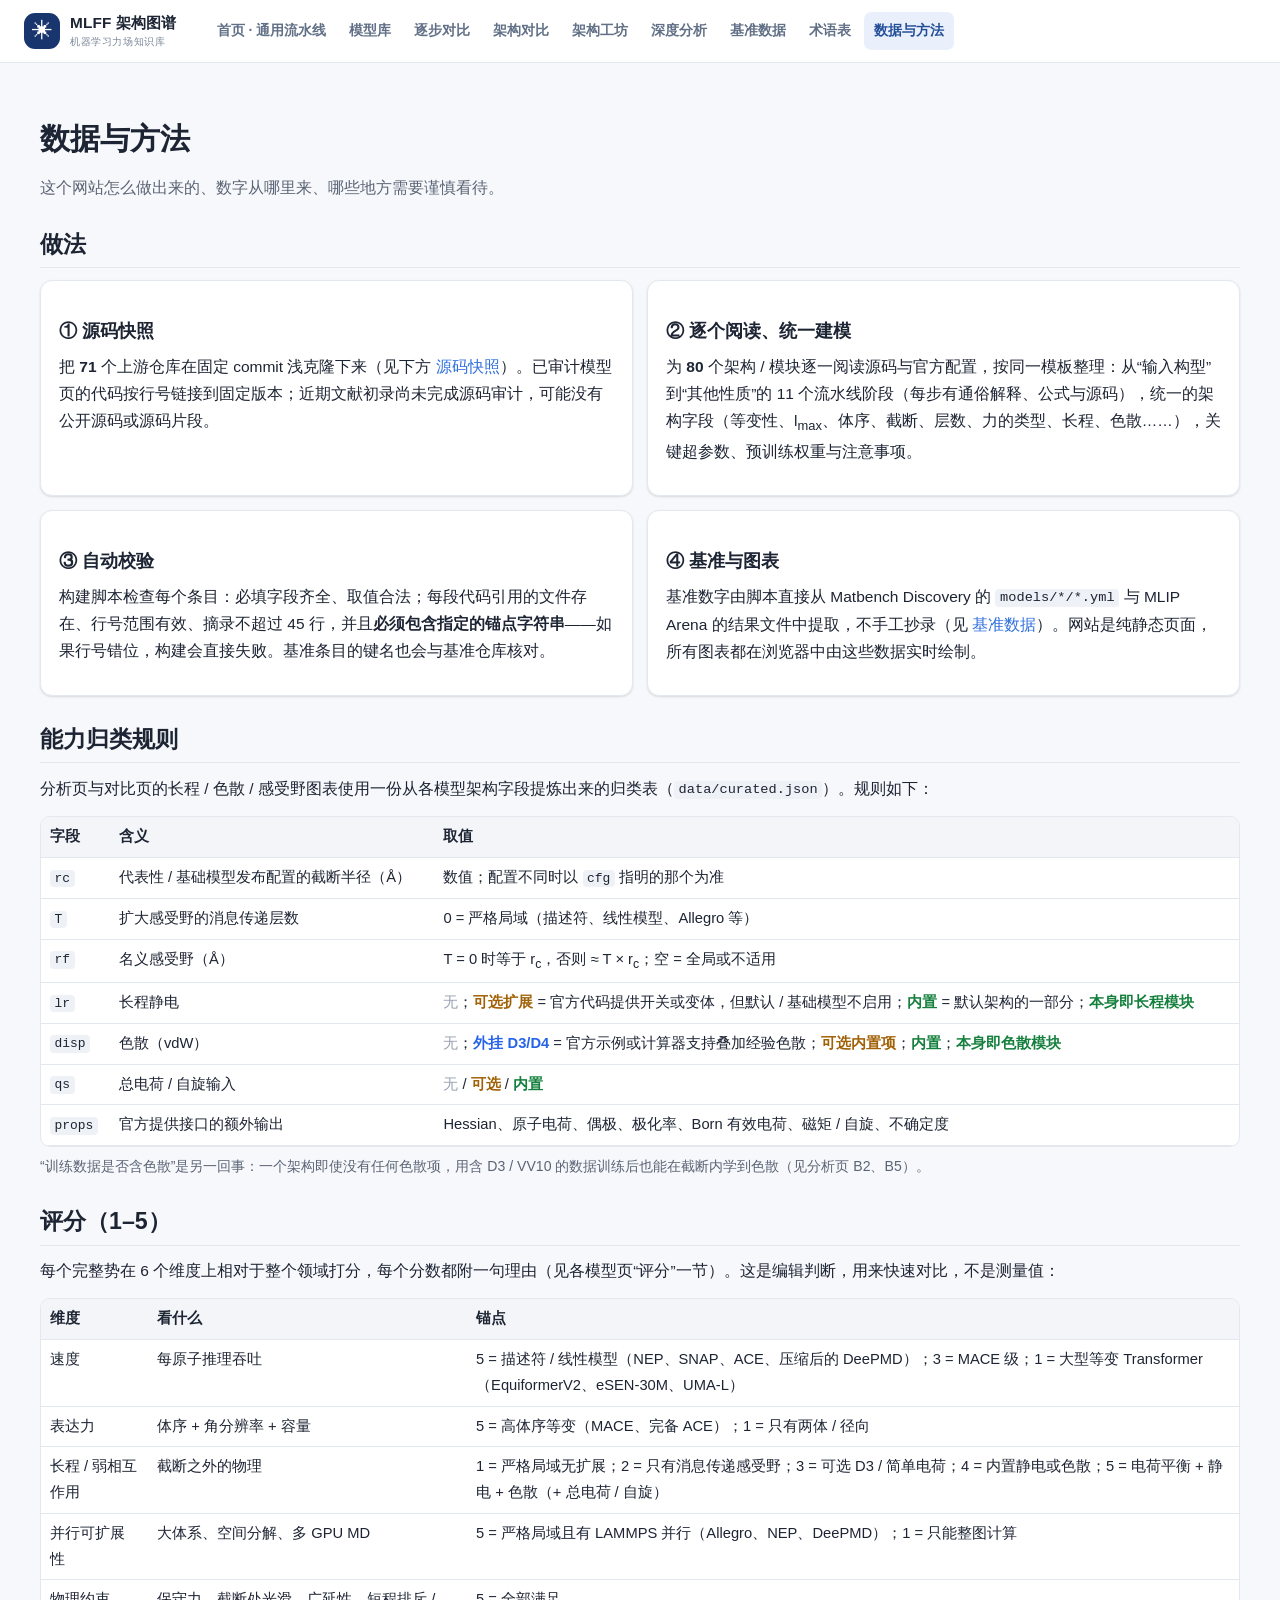
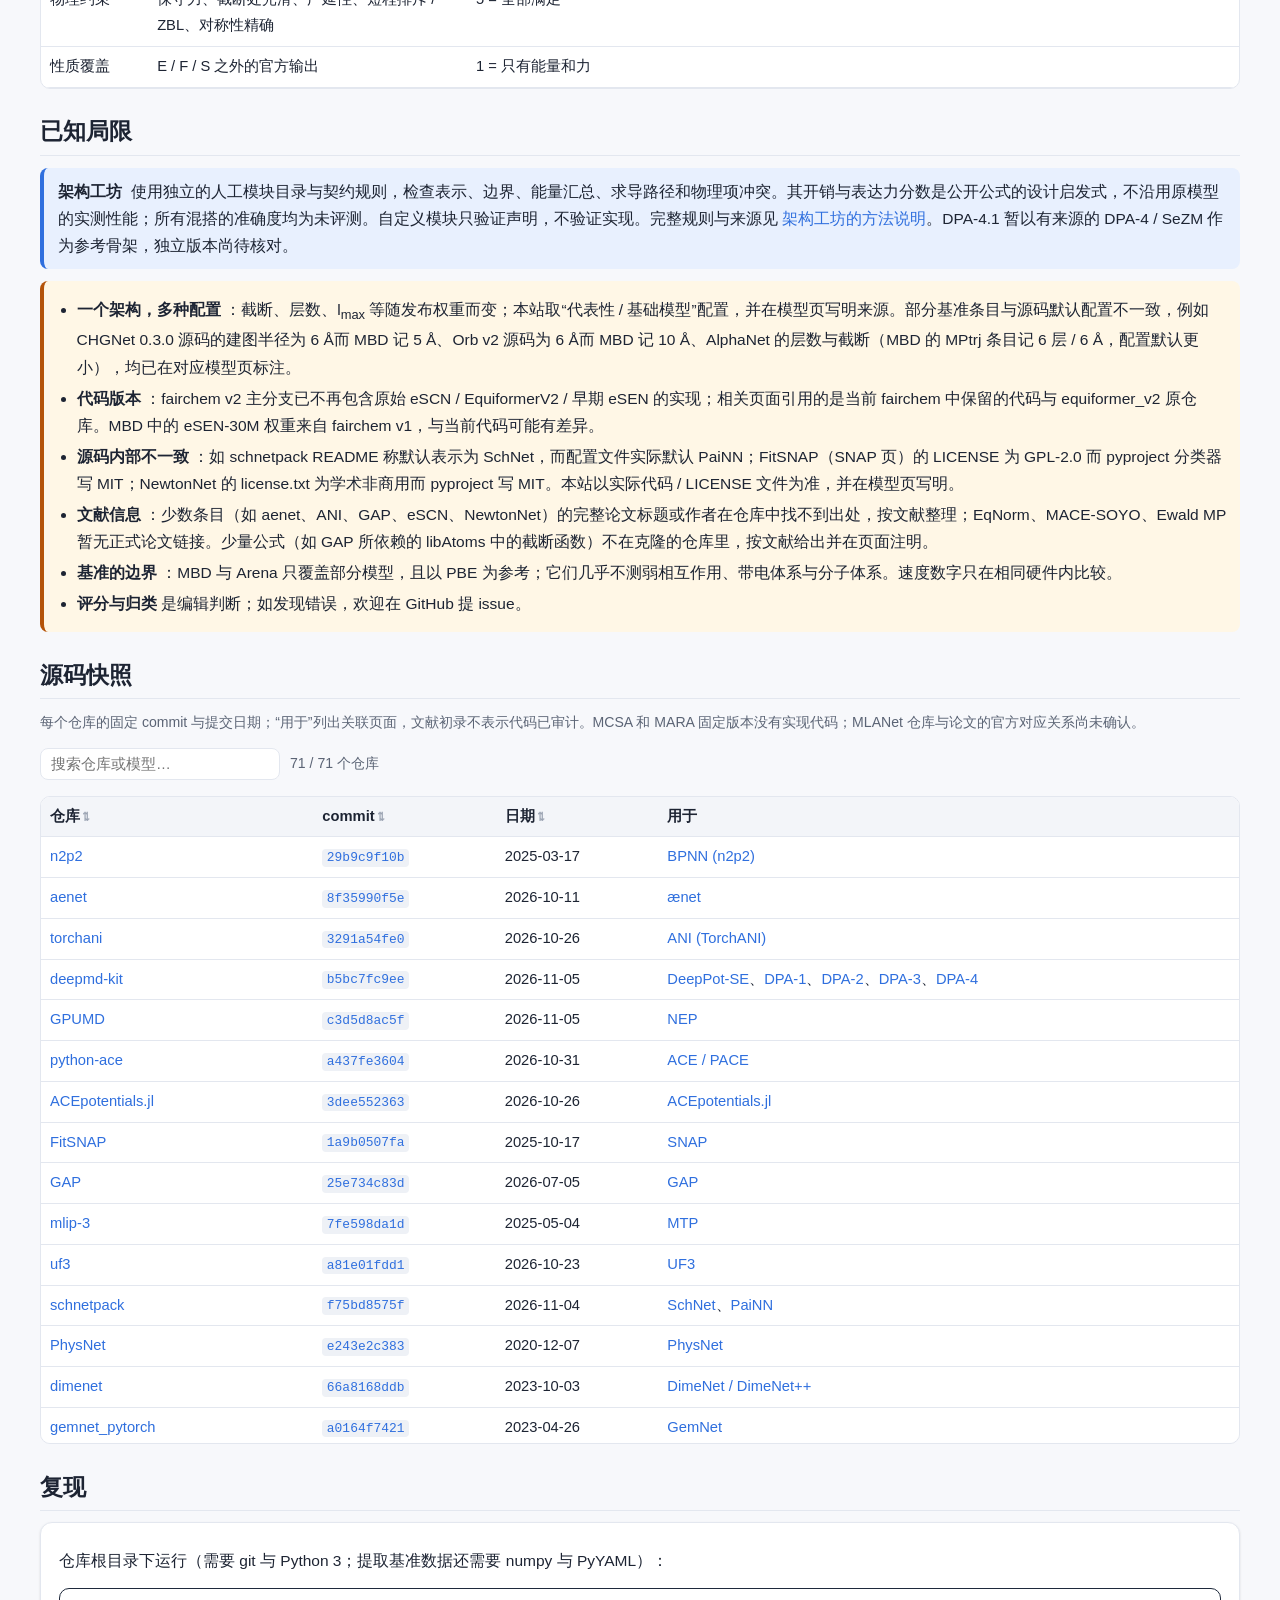
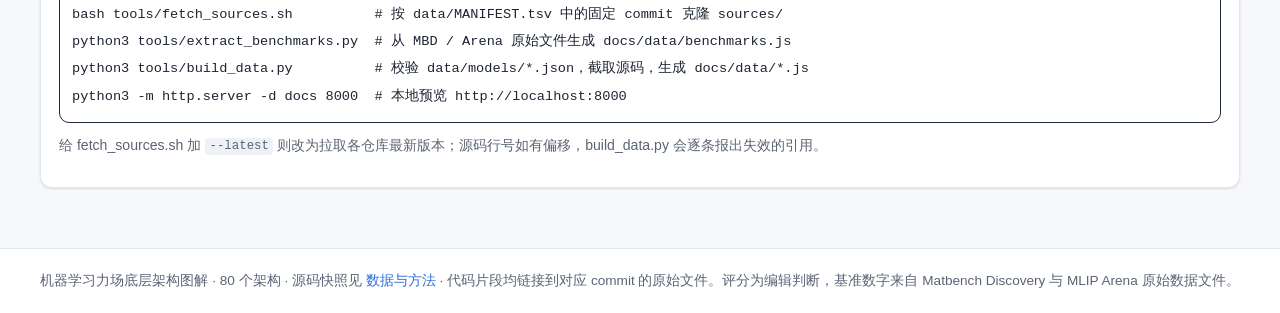
<file: docs/about.html>
<!DOCTYPE html>
<html lang="zh-CN">
<head>
<meta charset="utf-8">
<meta name="viewport" content="width=device-width, initial-scale=1">
<title>数据与方法 · MLFF 架构图解</title>
<link rel="stylesheet" href="assets/style.css">
<script src="data/index.js"></script>
<script src="data/benchmarks.js"></script>
<script src="assets/common.js"></script>
</head>
<body>
<main class="wrap">
<h1>数据与方法</h1>
<p class="muted">这个网站怎么做出来的、数字从哪里来、哪些地方需要谨慎看待。</p>

<h2 id="method">做法</h2>
<div class="grid g2">
  <div class="card"><h3>① 源码快照</h3><p>把 <b id="n-repos"></b> 个上游仓库在固定 commit 浅克隆下来（见下方 <a href="#manifest">源码快照</a>）。已审计模型页的代码按行号链接到固定版本；近期文献初录尚未完成源码审计，可能没有公开源码或源码片段。</p></div>
  <div class="card"><h3>② 逐个阅读、统一建模</h3><p>为 <b id="n-models"></b> 个架构 / 模块逐一阅读源码与官方配置，按同一模板整理：从“输入构型”到“其他性质”的 11 个流水线阶段（每步有通俗解释、公式与源码），统一的架构字段（等变性、l<sub>max</sub>、体序、截断、层数、力的类型、长程、色散……），关键超参数、预训练权重与注意事项。</p></div>
  <div class="card"><h3>③ 自动校验</h3><p>构建脚本检查每个条目：必填字段齐全、取值合法；每段代码引用的文件存在、行号范围有效、摘录不超过 45 行，并且<b>必须包含指定的锚点字符串</b>——如果行号错位，构建会直接失败。基准条目的键名也会与基准仓库核对。</p></div>
  <div class="card"><h3>④ 基准与图表</h3><p>基准数字由脚本直接从 Matbench Discovery 的 <code>models/*/*.yml</code> 与 MLIP Arena 的结果文件中提取，不手工抄录（见 <a href="bench.html">基准数据</a>）。网站是纯静态页面，所有图表都在浏览器中由这些数据实时绘制。</p></div>
</div>

<h2 id="curated">能力归类规则</h2>
<p>分析页与对比页的长程 / 色散 / 感受野图表使用一份从各模型架构字段提炼出来的归类表（<code>data/curated.json</code>）。规则如下：</p>
<div class="table-wrap free"><table>
  <thead><tr><th>字段</th><th>含义</th><th>取值</th></tr></thead>
  <tbody>
    <tr><td><code>rc</code></td><td>代表性 / 基础模型发布配置的截断半径（Å）</td><td>数值；配置不同时以 <code>cfg</code> 指明的那个为准</td></tr>
    <tr><td><code>T</code></td><td>扩大感受野的消息传递层数</td><td>0 = 严格局域（描述符、线性模型、Allegro 等）</td></tr>
    <tr><td><code>rf</code></td><td>名义感受野（Å）</td><td>T = 0 时等于 r<sub>c</sub>，否则 ≈ T × r<sub>c</sub>；空 = 全局或不适用</td></tr>
    <tr><td><code>lr</code></td><td>长程静电</td><td><span class="cell-none">无</span>；<span class="cell-optional">可选扩展</span> = 官方代码提供开关或变体，但默认 / 基础模型不启用；<span class="cell-builtin">内置</span> = 默认架构的一部分；<span class="cell-core">本身即长程模块</span></td></tr>
    <tr><td><code>disp</code></td><td>色散（vdW）</td><td><span class="cell-none">无</span>；<span class="cell-addon">外挂 D3/D4</span> = 官方示例或计算器支持叠加经验色散；<span class="cell-optional">可选内置项</span>；<span class="cell-builtin">内置</span>；<span class="cell-core">本身即色散模块</span></td></tr>
    <tr><td><code>qs</code></td><td>总电荷 / 自旋输入</td><td><span class="cell-none">无</span> / <span class="cell-optional">可选</span> / <span class="cell-builtin">内置</span></td></tr>
    <tr><td><code>props</code></td><td>官方提供接口的额外输出</td><td>Hessian、原子电荷、偶极、极化率、Born 有效电荷、磁矩 / 自旋、不确定度</td></tr>
  </tbody></table></div>
<p class="small muted">“训练数据是否含色散”是另一回事：一个架构即使没有任何色散项，用含 D3 / VV10 的数据训练后也能在截断内学到色散（见分析页 B2、B5）。</p>

<h2 id="scores">评分（1–5）</h2>
<p>每个完整势在 6 个维度上相对于整个领域打分，每个分数都附一句理由（见各模型页“评分”一节）。这是编辑判断，用来快速对比，不是测量值：</p>
<div class="table-wrap free"><table>
  <thead><tr><th>维度</th><th>看什么</th><th>锚点</th></tr></thead>
  <tbody>
    <tr><td>速度</td><td>每原子推理吞吐</td><td>5 = 描述符 / 线性模型（NEP、SNAP、ACE、压缩后的 DeePMD）；3 = MACE 级；1 = 大型等变 Transformer（EquiformerV2、eSEN-30M、UMA-L）</td></tr>
    <tr><td>表达力</td><td>体序 + 角分辨率 + 容量</td><td>5 = 高体序等变（MACE、完备 ACE）；1 = 只有两体 / 径向</td></tr>
    <tr><td>长程 / 弱相互作用</td><td>截断之外的物理</td><td>1 = 严格局域无扩展；2 = 只有消息传递感受野；3 = 可选 D3 / 简单电荷；4 = 内置静电或色散；5 = 电荷平衡 + 静电 + 色散（+ 总电荷 / 自旋）</td></tr>
    <tr><td>并行可扩展性</td><td>大体系、空间分解、多 GPU MD</td><td>5 = 严格局域且有 LAMMPS 并行（Allegro、NEP、DeePMD）；1 = 只能整图计算</td></tr>
    <tr><td>物理约束</td><td>保守力、截断处光滑、广延性、短程排斥 / ZBL、对称性精确</td><td>5 = 全部满足</td></tr>
    <tr><td>性质覆盖</td><td>E / F / S 之外的官方输出</td><td>1 = 只有能量和力</td></tr>
  </tbody></table></div>

<h2 id="caveats">已知局限</h2>
<div class="callout"><b>架构工坊</b> 使用独立的人工模块目录与契约规则，检查表示、边界、能量汇总、求导路径和物理项冲突。其开销与表达力分数是公开公式的设计启发式，不沿用原模型的实测性能；所有混搭的准确度均为未评测。自定义模块只验证声明，不验证实现。完整规则与来源见 <a href="foundry.html#method">架构工坊的方法说明</a>。DPA-4.1 暂以有来源的 DPA-4 / SeZM 作为参考骨架，独立版本尚待核对。</div>
<div class="callout warn"><ul class="notes">
  <li><b>一个架构，多种配置</b>：截断、层数、l<sub>max</sub> 等随发布权重而变；本站取“代表性 / 基础模型”配置，并在模型页写明来源。部分基准条目与源码默认配置不一致，例如 CHGNet 0.3.0 源码的建图半径为 6 Å而 MBD 记 5 Å、Orb v2 源码为 6 Å而 MBD 记 10 Å、AlphaNet 的层数与截断（MBD 的 MPtrj 条目记 6 层 / 6 Å，配置默认更小），均已在对应模型页标注。</li>
  <li><b>代码版本</b>：fairchem v2 主分支已不再包含原始 eSCN / EquiformerV2 / 早期 eSEN 的实现；相关页面引用的是当前 fairchem 中保留的代码与 equiformer_v2 原仓库。MBD 中的 eSEN-30M 权重来自 fairchem v1，与当前代码可能有差异。</li>
  <li><b>源码内部不一致</b>：如 schnetpack README 称默认表示为 SchNet，而配置文件实际默认 PaiNN；FitSNAP（SNAP 页）的 LICENSE 为 GPL-2.0 而 pyproject 分类器写 MIT；NewtonNet 的 license.txt 为学术非商用而 pyproject 写 MIT。本站以实际代码 / LICENSE 文件为准，并在模型页写明。</li>
  <li><b>文献信息</b>：少数条目（如 aenet、ANI、GAP、eSCN、NewtonNet）的完整论文标题或作者在仓库中找不到出处，按文献整理；EqNorm、MACE-SOYO、Ewald MP 暂无正式论文链接。少量公式（如 GAP 所依赖的 libAtoms 中的截断函数）不在克隆的仓库里，按文献给出并在页面注明。</li>
  <li><b>基准的边界</b>：MBD 与 Arena 只覆盖部分模型，且以 PBE 为参考；它们几乎不测弱相互作用、带电体系与分子体系。速度数字只在相同硬件内比较。</li>
  <li><b>评分与归类</b>是编辑判断；如发现错误，欢迎在 GitHub 提 issue。</li>
</ul></div>

<h2 id="manifest">源码快照</h2>
<p class="small muted">每个仓库的固定 commit 与提交日期；“用于”列出关联页面，文献初录不表示代码已审计。MCSA 和 MARA 固定版本没有实现代码；MLANet 仓库与论文的官方对应关系尚未确认。</p>
<div class="filters"><input type="search" id="q" placeholder="搜索仓库或模型…"><span class="muted small" id="count"></span></div>
<div class="table-wrap"><table id="tbl-manifest"></table></div>

<h2 id="reproduce">复现</h2>
<div class="card"><p>仓库根目录下运行（需要 git 与 Python 3；提取基准数据还需要 numpy 与 PyYAML）：</p>
<pre class="codebox" style="padding:12px;white-space:pre-wrap"><code>bash tools/fetch_sources.sh          # 按 data/MANIFEST.tsv 中的固定 commit 克隆 sources/
python3 tools/extract_benchmarks.py  # 从 MBD / Arena 原始文件生成 docs/data/benchmarks.js
python3 tools/build_data.py          # 校验 data/models/*.json，截取源码，生成 docs/data/*.js
python3 -m http.server -d docs 8000  # 本地预览 http://localhost:8000</code></pre>
<p class="small muted">给 fetch_sources.sh 加 <code>--latest</code> 则改为拉取各仓库最新版本；源码行号如有偏移，build_data.py 会逐条报出失效的引用。</p></div>
</main>
<script>
mountChrome("about.html");
const D = window.MLFF;
const repoUsers = {};
D.models.forEach((m) => (m.repos || []).forEach((r) => (repoUsers[r] = repoUsers[r] || []).push(m)));
const rows = Object.entries(D.manifest).map(([name, s]) => ({ name, ...s, users: repoUsers[name] || [] }));
document.getElementById("n-repos").textContent = rows.length;
document.getElementById("n-models").textContent = D.models.length;
const treeUrl = (s) => (s.url.includes("gitlab.com") ? `${s.url}/-/tree/${s.commit}` : `${s.url}/tree/${s.commit}`);
const tbl = document.getElementById("tbl-manifest");
function render() {
  const q = document.getElementById("q").value.trim().toLowerCase();
  const rs = rows.filter((r) => !q || [r.name, r.url, ...r.users.map((m) => m.name)].join(" ").toLowerCase().includes(q));
  tbl.innerHTML = `<thead><tr><th class="sortable">仓库</th><th class="sortable">commit</th><th class="sortable">日期</th><th>用于</th></tr></thead><tbody>${
    rs.map((r) => `<tr><td><a href="${esc(r.url)}" target="_blank" rel="noopener">${esc(r.name)}</a></td>
      <td data-v="${esc(r.commit)}"><a href="${esc(treeUrl(r))}" target="_blank" rel="noopener"><code>${esc(r.commit.slice(0, 10))}</code></a></td>
      <td>${esc(r.date)}</td><td>${r.users.map((m) => `<a href="${modelLink(m)}">${esc(m.name)}</a>`).join("、") || '<span class="muted">基准 / 参考</span>'}</td></tr>`).join("")}</tbody>`;
  makeSortable(tbl);
  document.getElementById("count").textContent = `${rs.length} / ${rows.length} 个仓库`;
}
document.getElementById("q").addEventListener("input", render);
render();
</script>
</body>
</html>
</file>
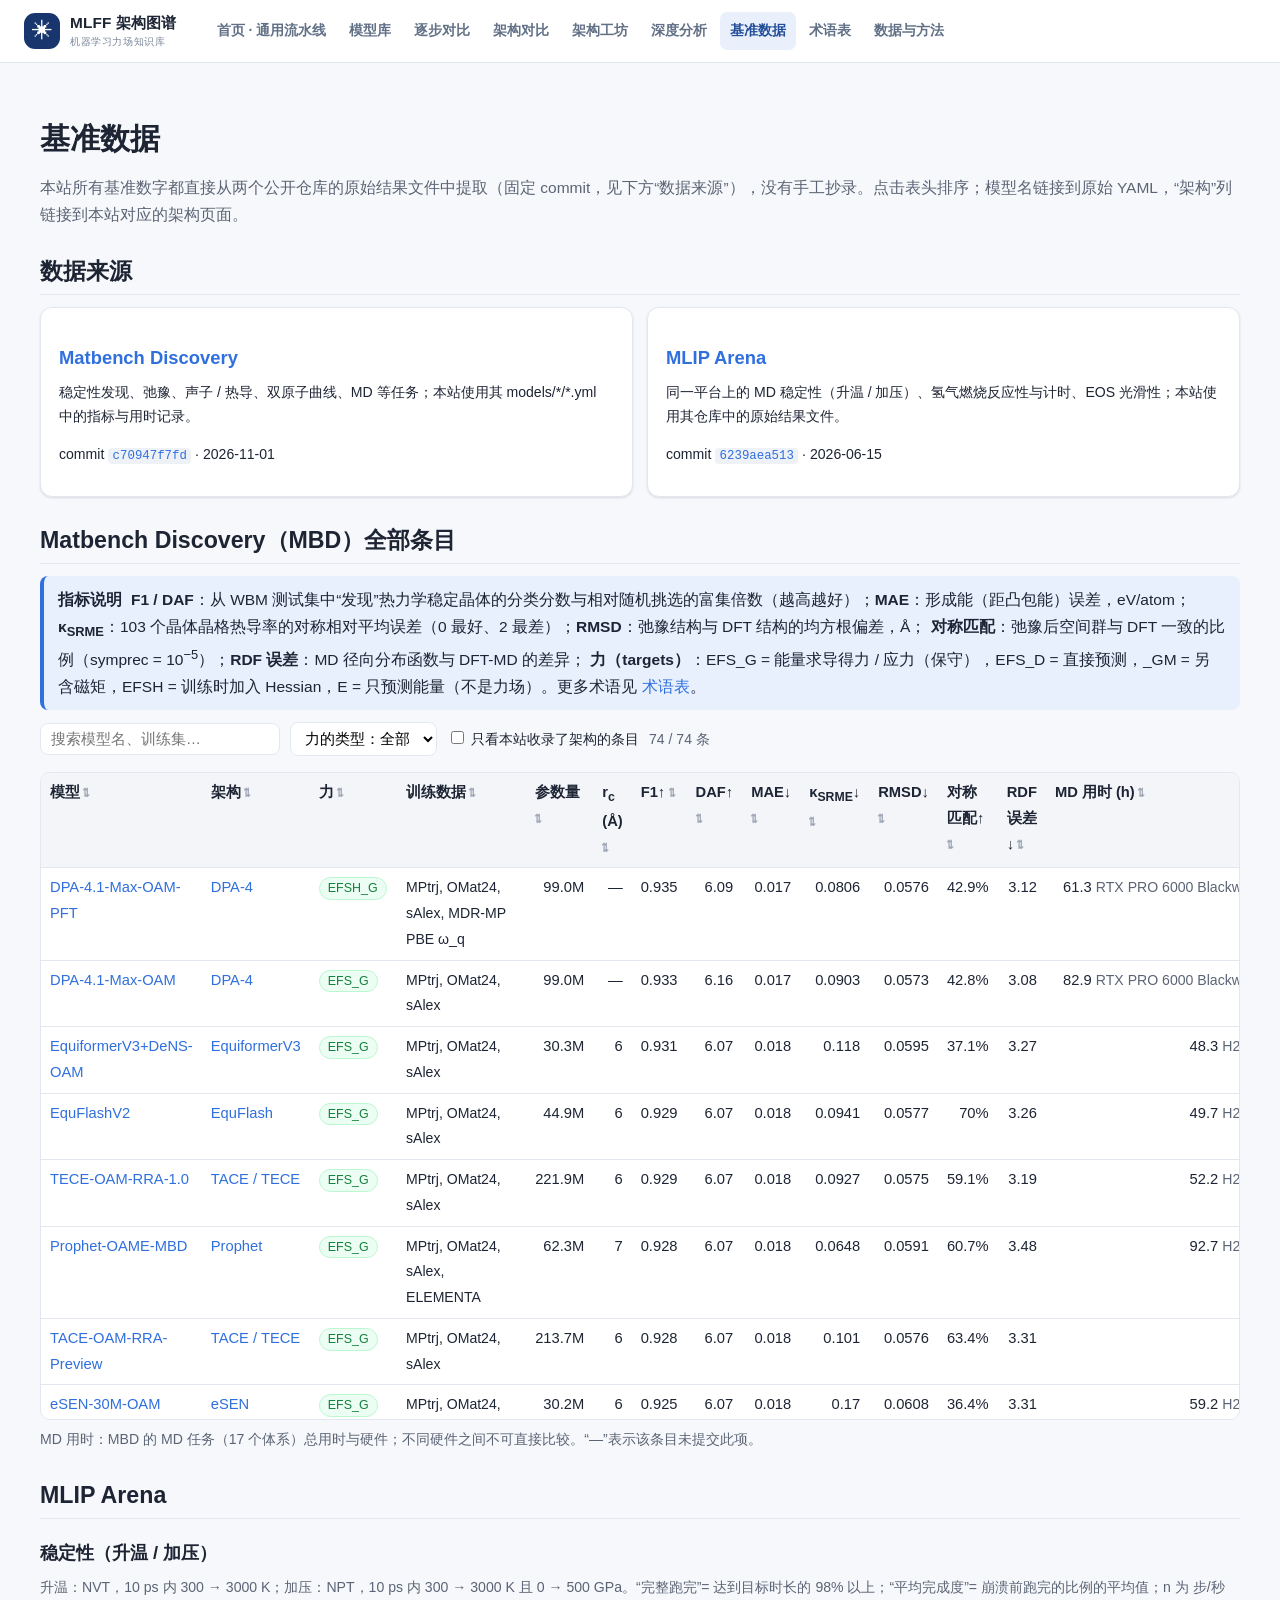
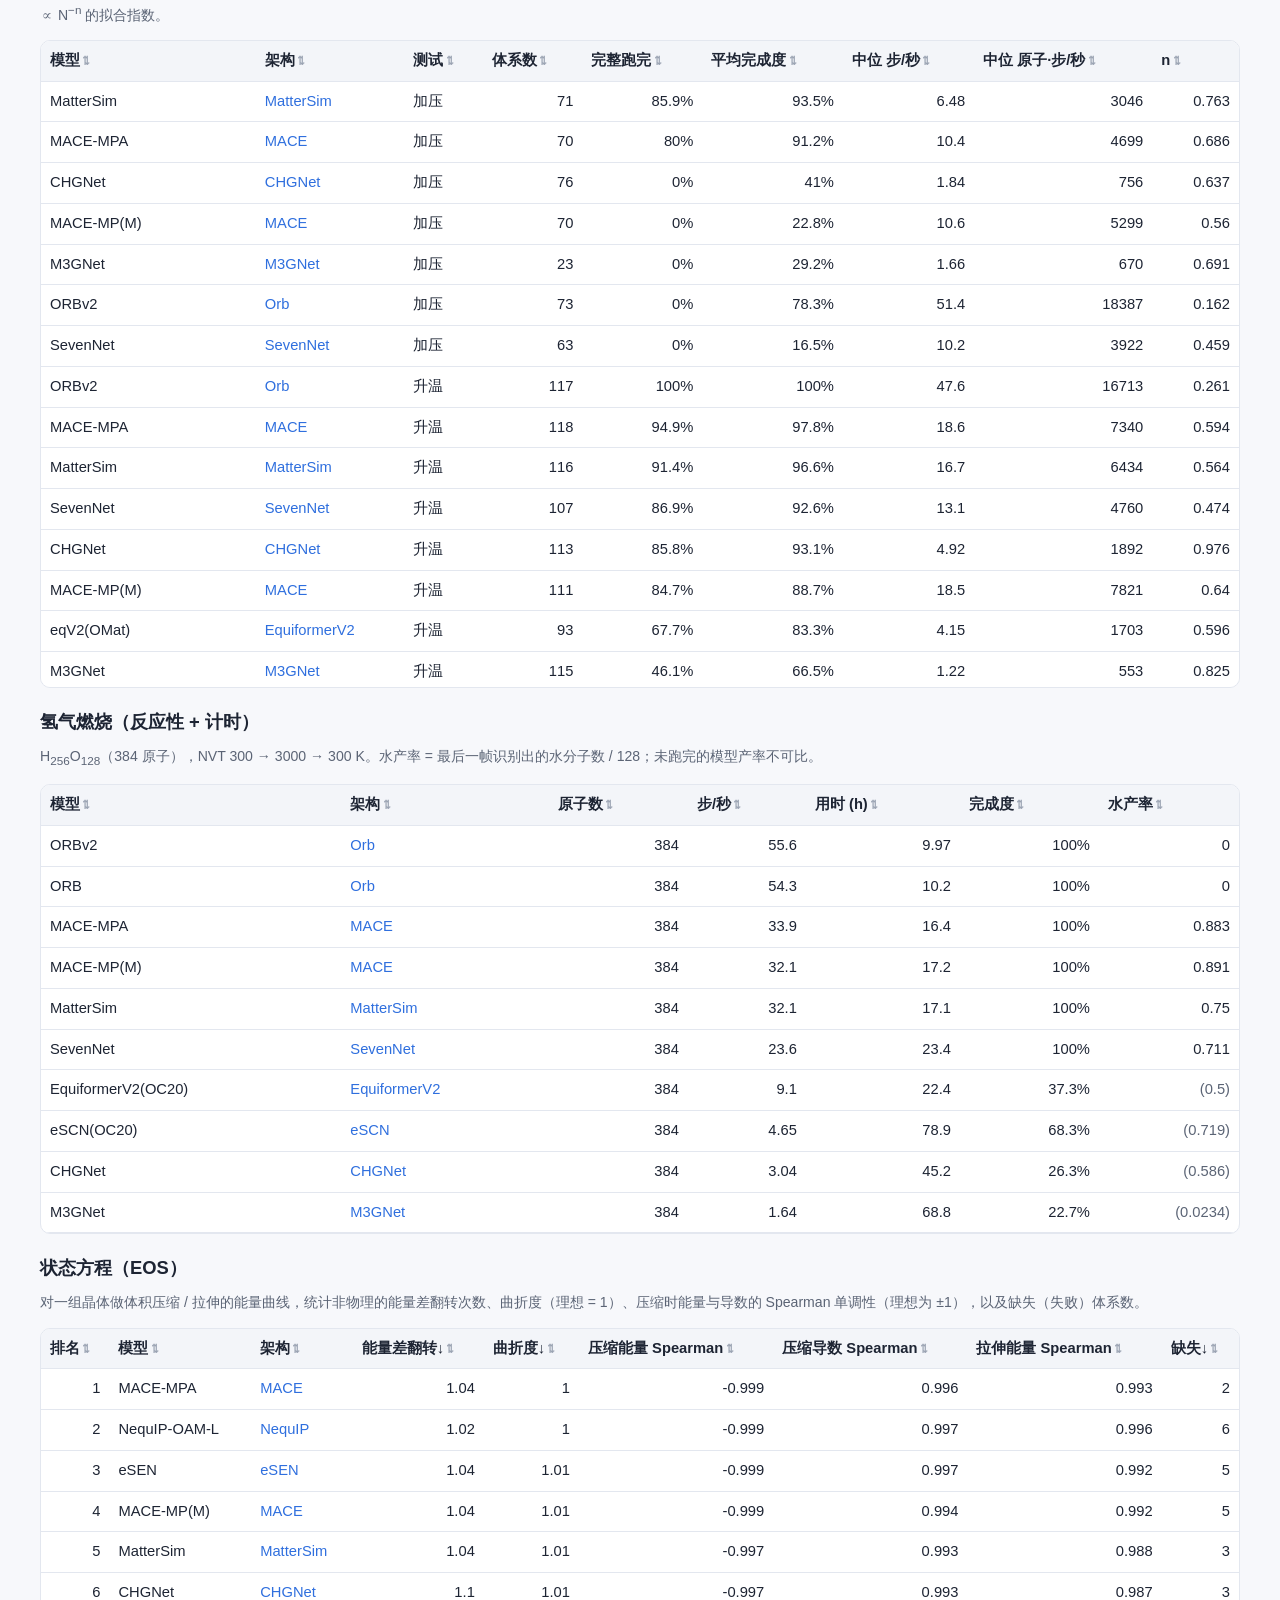
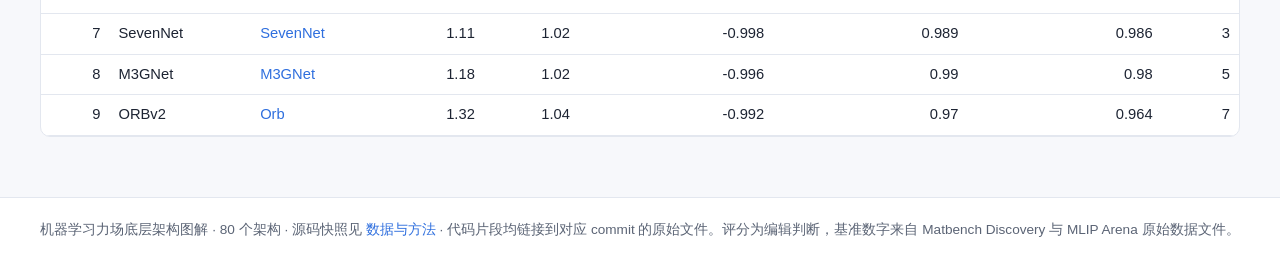
<file: docs/bench.html>
<!DOCTYPE html>
<html lang="zh-CN">
<head>
<meta charset="utf-8">
<meta name="viewport" content="width=device-width, initial-scale=1">
<title>基准数据 · MLFF 架构图解</title>
<link rel="stylesheet" href="assets/style.css">
<script src="data/index.js"></script>
<script src="data/benchmarks.js"></script>
<script src="assets/common.js"></script>
</head>
<body>
<main class="wrap">
<h1>基准数据</h1>
<p class="muted">本站所有基准数字都直接从两个公开仓库的原始结果文件中提取（固定 commit，见下方“数据来源”），没有手工抄录。点击表头排序；模型名链接到原始 YAML，“架构”列链接到本站对应的架构页面。</p>

<h2 id="sources">数据来源</h2>
<div class="grid g2" id="src-cards"></div>

<h2 id="mbd">Matbench Discovery（MBD）全部条目</h2>
<div class="callout"><b>指标说明</b>
  <b>F1 / DAF</b>：从 WBM 测试集中“发现”热力学稳定晶体的分类分数与相对随机挑选的富集倍数（越高越好）；<b>MAE</b>：形成能（距凸包能）误差，eV/atom；
  <b>κ<sub>SRME</sub></b>：103 个晶体晶格热导率的对称相对平均误差（0 最好、2 最差）；<b>RMSD</b>：弛豫结构与 DFT 结构的均方根偏差，Å；
  <b>对称匹配</b>：弛豫后空间群与 DFT 一致的比例（symprec = 10<sup>−5</sup>）；<b>RDF 误差</b>：MD 径向分布函数与 DFT-MD 的差异；
  <b>力（targets）</b>：EFS_G = 能量求导得力 / 应力（保守），EFS_D = 直接预测，_GM = 另含磁矩，EFSH = 训练时加入 Hessian，E = 只预测能量（不是力场）。更多术语见 <a href="glossary.html">术语表</a>。</div>
<div class="filters">
  <input type="search" id="q" placeholder="搜索模型名、训练集…">
  <select id="tg"><option value="">力的类型：全部</option></select>
  <label class="small"><input type="checkbox" id="only-arch"> 只看本站收录了架构的条目</label>
  <span class="muted small" id="count"></span>
</div>
<div class="table-wrap"><table id="tbl-mbd"></table></div>
<p class="small muted">MD 用时：MBD 的 MD 任务（17 个体系）总用时与硬件；不同硬件之间不可直接比较。“—”表示该条目未提交此项。</p>

<h2 id="arena">MLIP Arena</h2>
<h3 id="arena-stab">稳定性（升温 / 加压）</h3>
<p class="small muted">升温：NVT，10 ps 内 300 → 3000 K；加压：NPT，10 ps 内 300 → 3000 K 且 0 → 500 GPa。“完整跑完”= 达到目标时长的 98% 以上；“平均完成度”= 崩溃前跑完的比例的平均值；n 为 步/秒 ∝ N<sup>−n</sup> 的拟合指数。</p>
<div class="table-wrap"><table id="tbl-stab"></table></div>
<h3 id="arena-comb">氢气燃烧（反应性 + 计时）</h3>
<p class="small muted">H<sub>256</sub>O<sub>128</sub>（384 原子），NVT 300 → 3000 → 300 K。水产率 = 最后一帧识别出的水分子数 / 128；未跑完的模型产率不可比。</p>
<div class="table-wrap"><table id="tbl-comb"></table></div>
<h3 id="arena-eos">状态方程（EOS）</h3>
<p class="small muted">对一组晶体做体积压缩 / 拉伸的能量曲线，统计非物理的能量差翻转次数、曲折度（理想 = 1）、压缩时能量与导数的 Spearman 单调性（理想为 ±1），以及缺失（失败）体系数。</p>
<div class="table-wrap"><table id="tbl-eos"></table></div>
</main>
<script>
mountChrome("bench.html");
const B = window.MLFF_BENCH;
const $ = (id) => document.getElementById(id);
const archLink = (id) => { const m = id && modelById(id); return m ? `<a href="${modelLink(m)}">${esc(m.name)}</a>` : '<span class="muted">—</span>'; };
const ext = (url, text) => (url ? `<a href="${esc(url)}" target="_blank" rel="noopener">${text}</a>` : text);
const pct = (x) => (x == null ? "—" : fmt(x * 100) + "%");
const shortHw = (h) => String(h || "").replace(/^NVIDIA /, "").replace(" Server Edition", "");

$("src-cards").innerHTML = [["mbd", "Matbench Discovery", "稳定性发现、弛豫、声子 / 热导、双原子曲线、MD 等任务；本站使用其 models/*/*.yml 中的指标与用时记录。"],
  ["arena", "MLIP Arena", "同一平台上的 MD 稳定性（升温 / 加压）、氢气燃烧反应性与计时、EOS 光滑性；本站使用其仓库中的原始结果文件。"]]
  .map(([k, name, desc]) => { const s = B.sources[k]; return `<div class="card"><h3>${ext(s.url, name)}</h3><p class="small">${desc}</p>
    <p class="small">commit <a href="${esc(s.url)}/tree/${esc(s.commit)}" target="_blank" rel="noopener"><code>${esc(s.commit.slice(0, 10))}</code></a> · ${esc(s.date)}</p></div>`; }).join("");

/* ---- MBD ---- */
const TGS = [...new Set(B.mbd.map((r) => r.targets))].sort();
$("tg").innerHTML += TGS.map((t) => `<option value="${esc(t)}">${esc(t)}</option>`).join("");
const COLS = [
  ["模型", 0, (r) => r.name, (r) => ext(r.file, esc(r.name))],
  ["架构", 0, (r) => (r.modelId ? modelById(r.modelId)?.name : ""), (r) => archLink(r.modelId)],
  ["力", 0, (r) => r.targets, (r) => `<span class="badge ${r.targets === "EFS_D" ? "direct" : r.targets === "E" ? "" : "cons"}">${esc(r.targets)}</span>`],
  ["训练数据", 0, (r) => (r.trainingSets || []).join(", "), (r) => `<span class="small">${esc((r.trainingSets || []).join(", "))}</span>`],
  ["参数量", 1, (r) => r.params],
  ["r<sub>c</sub> (Å)", 1, (r) => r.radius],
  ["F1↑", 1, (r) => r.discovery?.F1],
  ["DAF↑", 1, (r) => r.discovery?.DAF],
  ["MAE↓", 1, (r) => r.discovery?.MAE],
  ["κ<sub>SRME</sub>↓", 1, (r) => r.phonons?.["κ_SRME"]],
  ["RMSD↓", 1, (r) => r.geo?.rmsd],
  ["对称匹配↑", 1, (r) => r.geo?.symmetry_match, (r) => pct(r.geo?.symmetry_match)],
  ["RDF 误差↓", 1, (r) => r.md?.rdf_error],
  ["MD 用时 (h)", 1, (r) => (mdCost(r) ? mdCost(r).sec / 3600 : null), (r) => { const c = mdCost(r); return c ? `${fmt(c.sec / 3600)} <span class="small muted">${esc(shortHw(c.hardware))}</span>` : "—"; }],
  ["开放性", 0, (r) => r.openness],
  ["发布", 0, (r) => r.published, (r) => ext(r.paper, esc(r.published || "论文"))],
];
const tbl = $("tbl-mbd");
tbl.innerHTML = `<thead><tr>${COLS.map(([h, n]) => `<th class="sortable" ${n ? 'data-type="num"' : ""}>${h}</th>`).join("")}</tr></thead><tbody></tbody>`;
makeSortable(tbl);
function renderMbd() {
  const q = $("q").value.trim().toLowerCase(), tg = $("tg").value, only = $("only-arch").checked;
  const rows = B.mbd.filter((r) => (!tg || r.targets === tg) && (!only || r.modelId) &&
    (!q || [r.name, r.key, r.modelId, ...(r.trainingSets || [])].join(" ").toLowerCase().includes(q)));
  tbl.tBodies[0].innerHTML = rows.map((r) => `<tr>${COLS.map(([, n, v, f]) => {
    const x = v(r);
    return `<td class="${n ? "num" : ""}" data-v="${x == null ? "" : esc(x)}">${f ? f(r) : n ? fmt(x) : esc(x ?? "—")}</td>`;
  }).join("")}</tr>`).join("");
  $("count").textContent = `${rows.length} / ${B.mbd.length} 条`;
  const th = tbl.querySelector("th[data-dir]");
  if (th) { th.dataset.dir = th.dataset.dir === "asc" ? "desc" : "asc"; th.click(); }
}
["q", "tg", "only-arch"].forEach((id) => { $(id).addEventListener("input", renderMbd); $(id).addEventListener("change", renderMbd); });
renderMbd();
tbl.querySelectorAll("th")[6].click(); tbl.querySelectorAll("th")[6].click(); // F1 descending

/* ---- generic table ---- */
function table(el, cols, rows) {
  el.innerHTML = `<thead><tr>${cols.map(([h, n]) => `<th class="sortable" ${n ? 'data-type="num"' : ""}>${h}</th>`).join("")}</tr></thead><tbody>${
    rows.map((r) => `<tr>${cols.map(([, n, v, f]) => { const x = v(r); return `<td class="${n ? "num" : ""}" data-v="${x == null ? "" : esc(x)}">${f ? f(r) : n ? fmt(x) : esc(x ?? "—")}</td>`; }).join("")}</tr>`).join("")}</tbody>`;
  makeSortable(el);
}
table($("tbl-stab"), [
  ["模型", 0, (r) => r.name], ["架构", 0, (r) => r.modelId || "", (r) => archLink(r.modelId)],
  ["测试", 0, (r) => r.kind, (r) => (r.kind === "heating" ? "升温" : "加压")],
  ["体系数", 1, (r) => r.runs], ["完整跑完", 1, (r) => r.completed, (r) => pct(r.completed)],
  ["平均完成度", 1, (r) => r.meanFinal, (r) => pct(r.meanFinal)], ["中位 步/秒", 1, (r) => r.medianSps],
  ["中位 原子·步/秒", 1, (r) => r.medianAtomSteps], ["n", 1, (r) => r.fit?.n],
], B.arenaStability.slice().sort((a, b) => a.kind.localeCompare(b.kind) || b.completed - a.completed));
table($("tbl-comb"), [
  ["模型", 0, (r) => r.name], ["架构", 0, (r) => r.modelId || "", (r) => archLink(r.modelId)],
  ["原子数", 1, (r) => r.natoms], ["步/秒", 1, (r) => r.sps], ["用时 (h)", 1, (r) => r.hours],
  ["完成度", 1, (r) => r.finalFrac, (r) => pct(r.finalFrac)],
  ["水产率", 1, (r) => r.yield, (r) => (r.finalFrac < 0.98 ? `<span class="muted" title="未跑完，不可比">(${fmt(r.yield)})</span>` : fmt(r.yield))],
], B.arenaCombustion.slice().sort((a, b) => b.sps - a.sps));
table($("tbl-eos"), [
  ["排名", 1, (r) => r.rank], ["模型", 0, (r) => r.model], ["架构", 0, (r) => r.modelId || "", (r) => archLink(r.modelId)],
  ["能量差翻转↓", 1, (r) => r["energy-diff-flip-times"]], ["曲折度↓", 1, (r) => r.tortuosity],
  ["压缩能量 Spearman", 1, (r) => r["spearman-compression-energy"]], ["压缩导数 Spearman", 1, (r) => r["spearman-compression-derivative"]],
  ["拉伸能量 Spearman", 1, (r) => r["spearman-tension-energy"]], ["缺失↓", 1, (r) => r.missing],
], B.arenaEos.slice().sort((a, b) => a.rank - b.rank));
</script>
</body>
</html>
</file>
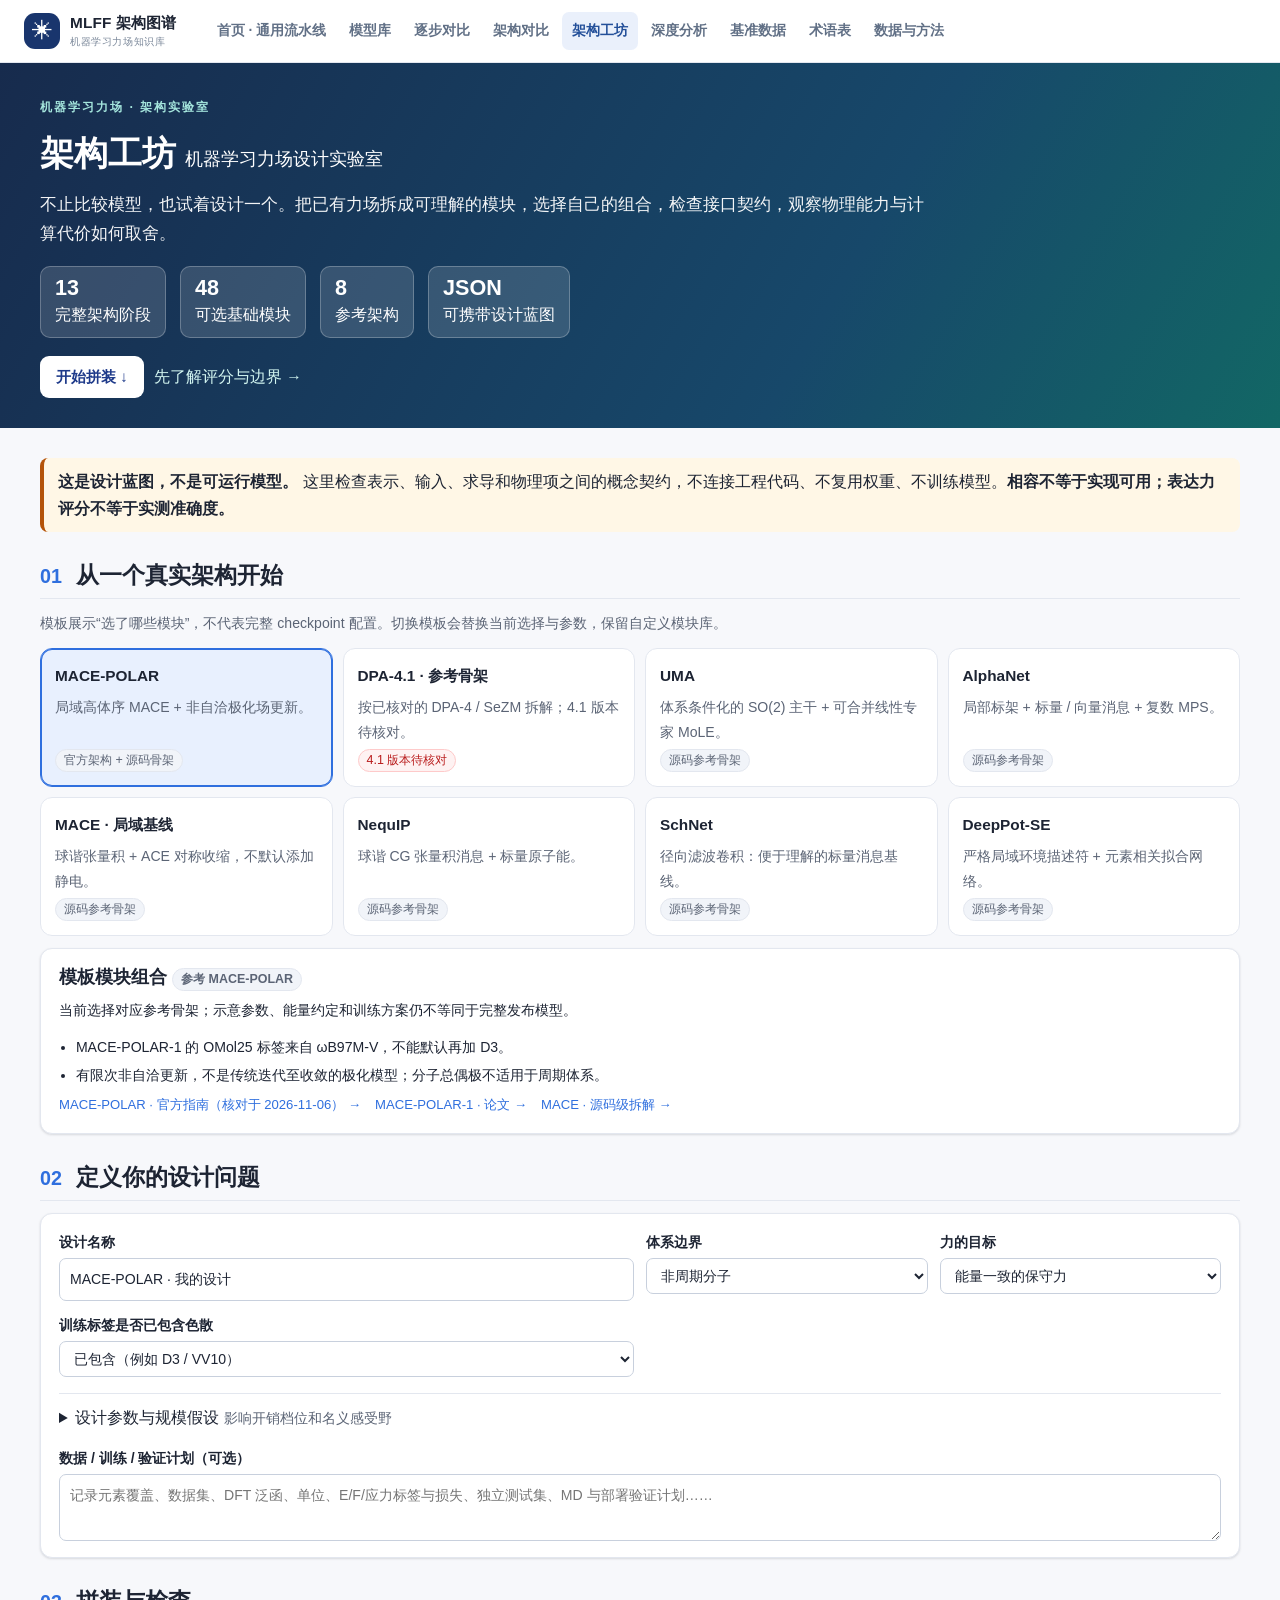
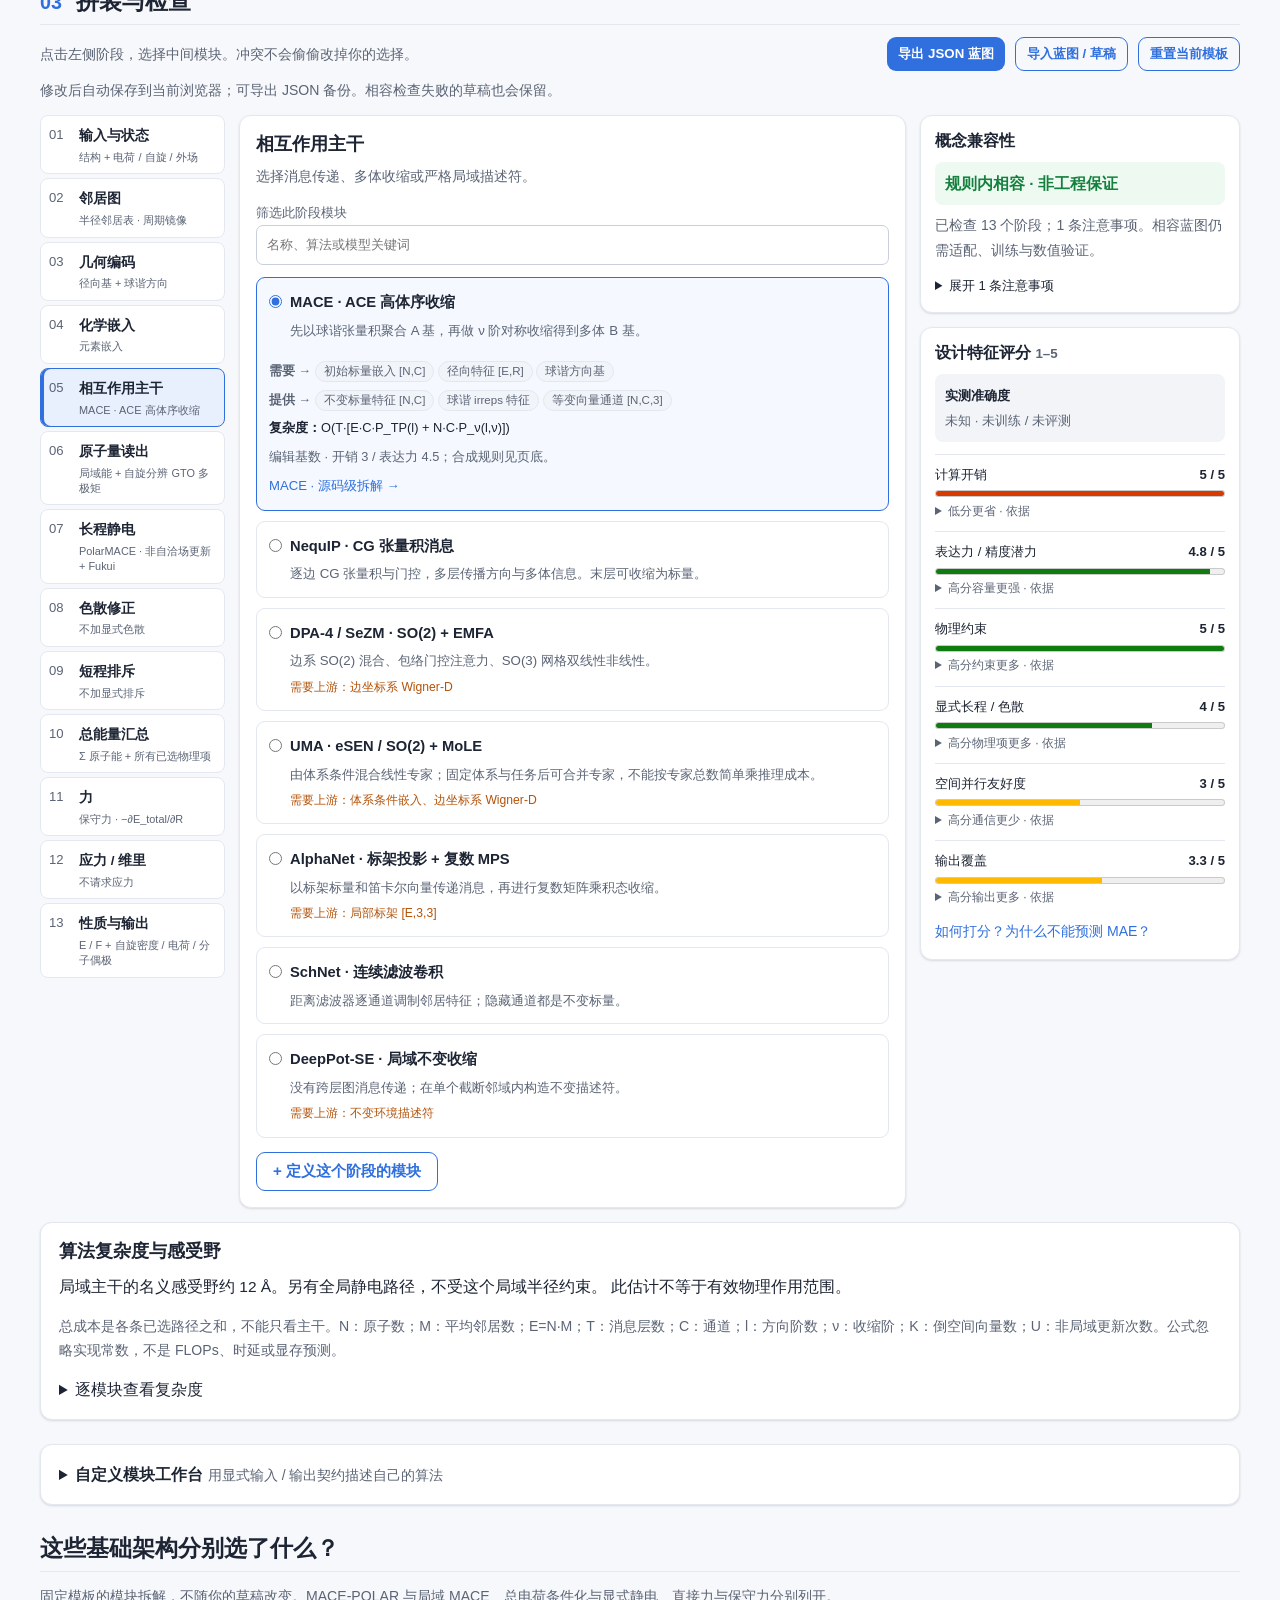
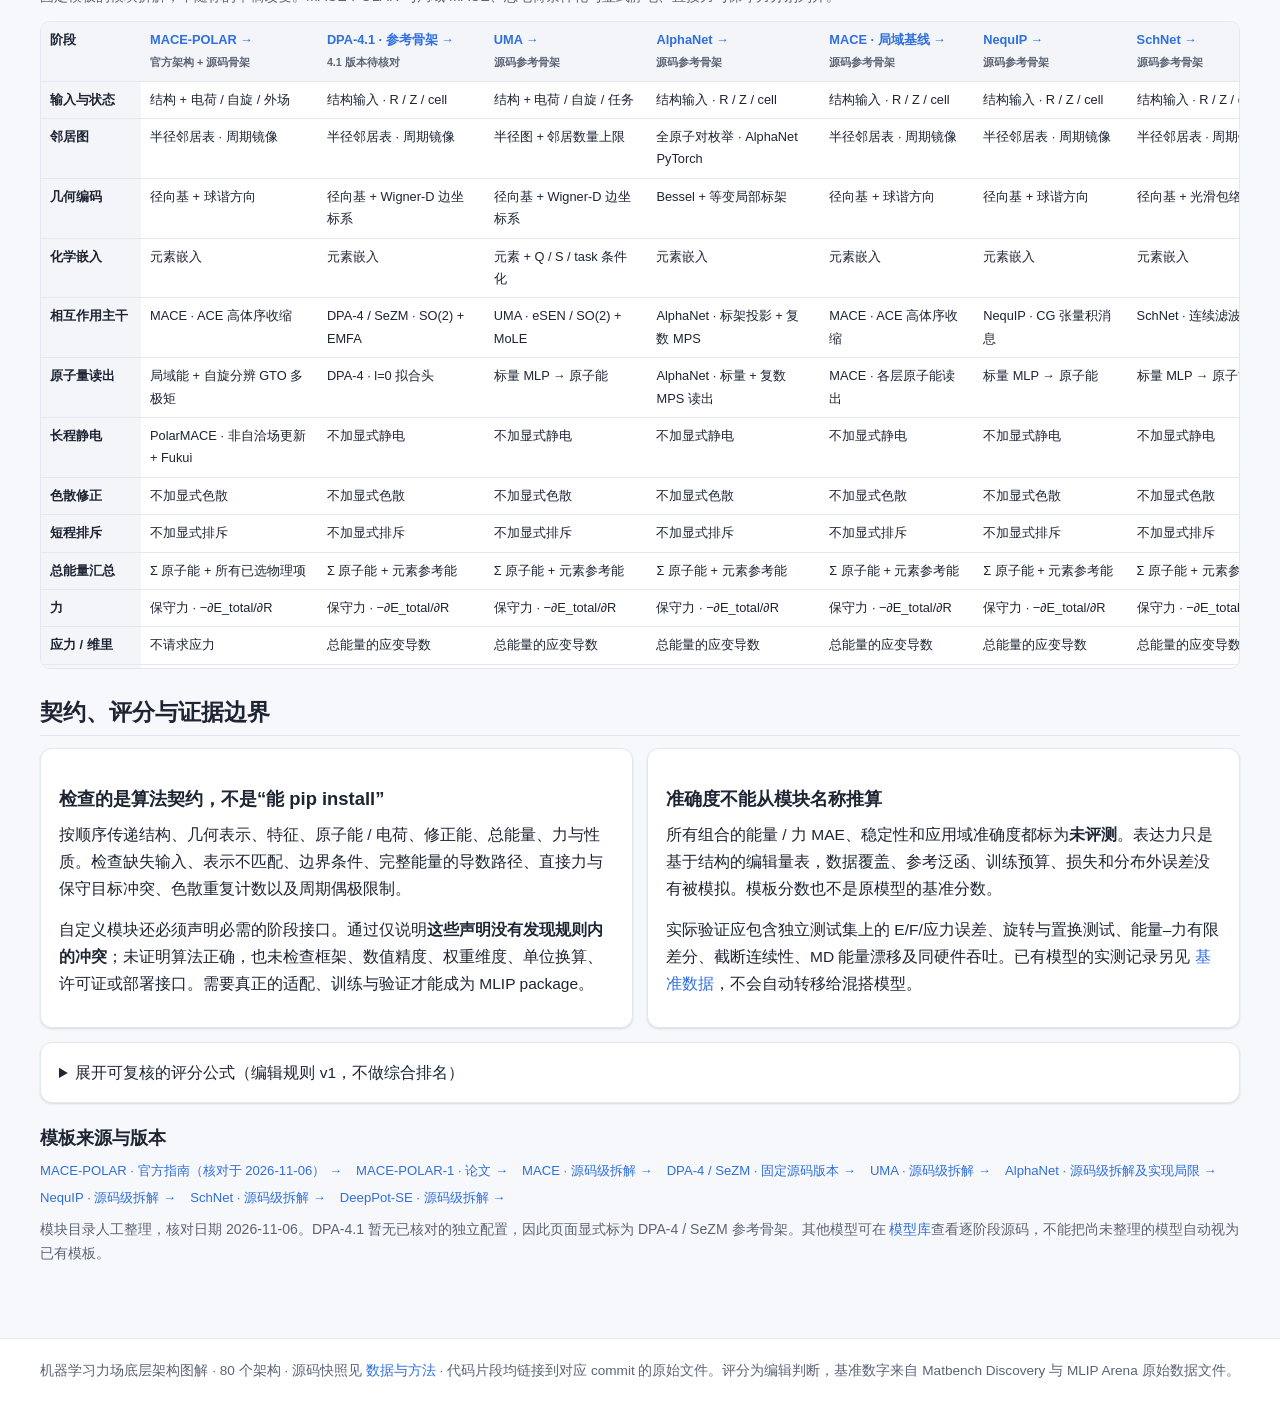
<file: docs/foundry.html>
<!DOCTYPE html>
<html lang="zh-CN">
<head>
<meta charset="utf-8">
<meta name="viewport" content="width=device-width, initial-scale=1">
<meta name="description" content="架构工坊：从已有机器学习力场架构拆解基础模块，自定义力场设计，检查概念接口并比较复杂度与能力取舍。">
<title>架构工坊 · MLFF 架构图解</title>
<link rel="stylesheet" href="assets/style.css">
<link rel="stylesheet" href="assets/foundry.css">
<script defer src="data/index.js"></script>
<script defer src="assets/common.js"></script>
<script defer src="data/foundry.js"></script>
<script defer src="assets/foundry-core.js"></script>
<script defer src="assets/foundry.js"></script>
</head>
<body class="foundry-page">
<section class="hero foundry-hero">
  <div class="inner">
    <div class="foundry-eyebrow">机器学习力场 · 架构实验室</div>
    <h1>架构工坊 <span>机器学习力场设计实验室</span></h1>
    <p>不止比较模型，也试着设计一个。把已有力场拆成可理解的模块，选择自己的组合，检查接口契约，观察物理能力与计算代价如何取舍。</p>
    <div class="stats" id="foundry-stats"></div>
    <div class="btns"><a class="btn" href="#workbench">开始拼装 ↓</a><a class="foundry-hero-link" href="#method">先了解评分与边界 →</a></div>
  </div>
</section>
<main class="wrap">
  <noscript><div class="callout warn">架构工坊需要 JavaScript。请启用脚本后使用模块选择与兼容性检查。</div></noscript>
  <div class="callout warn"><b>这是设计蓝图，不是可运行模型。</b>这里检查表示、输入、求导和物理项之间的概念契约，不连接工程代码、不复用权重、不训练模型。<strong>相容不等于实现可用；表达力评分不等于实测准确度。</strong></div>
  <section aria-labelledby="presets-title">
    <h2 id="presets-title"><span class="foundry-section-number">01</span> 从一个真实架构开始</h2>
    <p class="muted small">模板展示“选了哪些模块”，不代表完整 checkpoint 配置。切换模板会替换当前选择与参数，保留自定义模块库。</p>
    <div id="preset-list" class="foundry-presets"></div>
    <div id="template-context" class="card foundry-template-context"></div>
  </section>

  <section aria-labelledby="settings-title">
    <h2 id="settings-title"><span class="foundry-section-number">02</span> 定义你的设计问题</h2>
    <form id="design-settings" class="card">
      <div class="foundry-settings">
        <label class="foundry-wide">设计名称<input id="design-name" name="name" maxlength="100" required></label>
        <label>体系边界<select id="design-boundary"><option value="periodic">周期材料 / 晶胞</option><option value="molecule">非周期分子</option></select></label>
        <label>力的目标<select id="design-target"><option value="conservative">能量一致的保守力</option><option value="exploration">非保守探索（直接力可选）</option></select></label>
        <label class="foundry-wide">训练标签是否已包含色散<select id="design-dispersion"><option value="unknown">未知，尚需核对</option><option value="included">已包含（例如 D3 / VV10）</option><option value="excluded">不包含 / 已定义去色散残差</option></select></label>
      </div>
      <details class="foundry-parameter-details">
        <summary>设计参数与规模假设 <span class="muted small">影响开销档位和名义感受野</span></summary>
        <p class="small muted">参数初值仅用于结构示意，不是完整发布配置。C、l_max 在不同框架中的含义并不完全相同；隐藏 irreps、径向基、MPS 键维数等仍需单独配置。M 是独立的邻居数假设，改变 r_c 不会自动改变 M。</p>
        <div class="foundry-settings" id="parameter-fields"></div>
      </details>
      <label class="foundry-training">数据 / 训练 / 验证计划（可选）
        <textarea id="design-training" rows="2" maxlength="3000" placeholder="记录元素覆盖、数据集、DFT 泛函、单位、E/F/应力标签与损失、独立测试集、MD 与部署验证计划……"></textarea>
      </label>
    </form>
  </section>

  <section id="workbench" aria-labelledby="workbench-title">
    <h2 id="workbench-title"><span class="foundry-section-number">03</span> 拼装与检查</h2>
    <div class="foundry-toolbar">
      <p class="muted small">点击左侧阶段，选择中间模块。冲突不会偷偷改掉你的选择。</p>
      <div class="btns">
        <button type="button" class="btn" id="export-blueprint" disabled>导出 JSON 蓝图</button>
        <button type="button" class="btn ghost" id="import-blueprint">导入蓝图 / 草稿</button>
        <button type="button" class="btn ghost" id="reset-blueprint">重置当前模板</button>
        <input type="file" id="blueprint-file" accept=".json,application/json" hidden>
      </div>
    </div>
    <p id="storage-status" class="small muted" role="status"></p>
    <div id="storage-error" class="callout warn" role="alert" hidden></div>
    <div id="foundry-notice" class="callout" role="status" hidden></div>
    <div class="foundry-workbench">
      <nav id="stage-list" class="foundry-stage-list" aria-label="选择架构阶段"></nav>
      <section class="card foundry-module-panel" aria-labelledby="module-stage-title">
        <div id="module-heading"></div>
        <label class="foundry-search">筛选此阶段模块<input type="search" id="module-search" placeholder="名称、算法或模型关键词"></label>
        <fieldset id="module-options"><legend class="visually-hidden">选择本阶段的模块</legend></fieldset>
        <button class="btn ghost" id="open-custom" type="button">+ 定义这个阶段的模块</button>
      </section>
      <aside class="foundry-assessment" aria-label="设计评估">
        <section class="card" aria-labelledby="compatibility-title">
          <h3 id="compatibility-title">概念兼容性</h3>
          <div id="compatibility-summary" role="status" aria-live="polite"></div>
          <div id="compatibility-issues"></div>
        </section>
        <section class="card" aria-labelledby="scores-title">
          <h3 id="scores-title">设计特征评分 <small>1–5</small></h3>
          <p class="foundry-accuracy"><b>实测准确度</b><span>未知 · 未训练 / 未评测</span></p>
          <div id="foundry-scores"></div>
          <a class="small" href="#method">如何打分？为什么不能预测 MAE？</a>
        </section>
      </aside>
    </div>
    <section class="card foundry-complexity" aria-labelledby="complexity-title">
      <h3 id="complexity-title">算法复杂度与感受野</h3>
      <p id="receptive-field"></p>
      <p class="muted small">总成本是各条已选路径之和，不能只看主干。N：原子数；M：平均邻居数；E=N·M；T：消息层数；C：通道；l：方向阶数；ν：收缩阶；K：倒空间向量数；U：非局域更新次数。公式忽略实现常数，不是 FLOPs、时延或显存预测。</p>
      <details><summary>逐模块查看复杂度</summary><div id="complexity-table" class="table-wrap free"></div></details>
    </section>
  </section>

  <details id="custom-builder" class="card foundry-custom">
    <summary><strong>自定义模块工作台</strong> <span class="muted small">用显式输入 / 输出契约描述自己的算法</span></summary>
    <p class="small muted">先复制一个阶段的接口，再修改声明。这里的“标量 / 球谐 / 向量”等表示必须对齐；同名接口仅代表设计约定，不代表张量维数、归一化、权重或软件 ABI 已经匹配。未知性能可以留空，不会被当成零开销或高准确度。</p>
    <form id="custom-form">
      <div class="foundry-settings">
        <label>所属阶段<select id="custom-stage"></select></label>
        <label>复制接口模板<select id="custom-base"></select></label>
        <label class="foundry-wide">模块名称<input id="custom-name" maxlength="80" required placeholder="例如：我的局域多体交互"></label>
        <label class="foundry-wide">算法说明<textarea id="custom-description" rows="2" maxlength="1600" required></textarea></label>
        <label class="foundry-wide">文献 / 设计来源（可选 http(s) URL）<input id="custom-source" type="url" maxlength="500" placeholder="https://…"></label>
      </div>
      <div class="foundry-contract-edit">
        <fieldset><legend>需要的上游输入</legend><div id="custom-requires" class="foundry-checkboxes"></div></fieldset>
        <fieldset><legend>提供给下游的输出</legend><div id="custom-provides" class="foundry-checkboxes"></div></fieldset>
      </div>
      <div class="foundry-settings">
        <label>边界支持<select id="custom-boundary"><option value="both">周期 + 非周期</option><option value="periodic">仅周期</option><option value="molecule">仅非周期</option></select></label>
        <label>可求导阶数<select id="custom-derivatives"><option value="unknown">未知</option><option value="0">不提供导数</option><option value="1">至少一阶</option><option value="2">至少二阶</option></select></label>
        <label>截断光滑性<select id="custom-smoothness"><option value="unknown">未知</option><option value="0">不保证连续</option><option value="1">至少 C¹</option><option value="2">至少 C²</option></select></label>
        <label>对称性声明<select id="custom-symmetry"><option value="unknown">未知</option><option value="exact">构造性不变 / 等变</option><option value="approximate">近似 / 有实现局限</option><option value="none">无对称性保证</option></select></label>
        <label>通信范围<select id="custom-locality"><option value="unknown">未知</option><option value="local">严格局域</option><option value="message">多跳消息传递</option><option value="global">全局</option></select></label>
        <label>能量汇总的广延性<select id="custom-extensive"><option value="unknown">未知 / 不适用</option><option value="yes">广延求和</option><option value="no">非广延（例如原子平均）</option></select></label>
        <label>开销自评 0–5（留空 = 未知）<input id="custom-cost" type="number" min="0" max="5" step="0.1" placeholder="不填则组合开销待定"></label>
        <label>主干表达力自评 0–5（可选）<input id="custom-expressiveness" type="number" min="0" max="5" step="0.1" placeholder="非实测准确度"></label>
        <label class="foundry-wide">复杂度声明<input id="custom-complexity" maxlength="250" required placeholder="例如 O(N·M·C²)，或“未知，待评估”"></label>
      </div>
      <label class="foundry-ack"><input type="checkbox" id="custom-ack" required> 我理解这些是自己的接口与物理性质声明，尚未经过实现验证；自评分会标明来源。</label>
      <p id="custom-error" class="foundry-error-text" role="alert" hidden></p>
      <div class="btns"><button class="btn" id="save-custom" type="submit">保存并选用模块</button><button class="btn ghost" id="cancel-custom" type="button">取消编辑</button></div>
    </form>
    <div id="custom-library"></div>
  </details>

  <section aria-labelledby="matrix-title">
    <h2 id="matrix-title">这些基础架构分别选了什么？</h2>
    <p class="muted small">固定模板的模块拆解，不随你的草稿改变。MACE-POLAR 与局域 MACE、总电荷条件化与显式静电、直接力与保守力分别列开。</p>
    <div class="table-wrap" id="preset-matrix"></div>
  </section>

  <section id="method" aria-labelledby="method-title">
    <h2 id="method-title">契约、评分与证据边界</h2>
    <div class="grid g2">
      <div class="card">
        <h3>检查的是算法契约，不是“能 pip install”</h3>
        <p>按顺序传递结构、几何表示、特征、原子能 / 电荷、修正能、总能量、力与性质。检查缺失输入、表示不匹配、边界条件、完整能量的导数路径、直接力与保守目标冲突、色散重复计数以及周期偶极限制。</p>
        <p>自定义模块还必须声明必需的阶段接口。通过仅说明<strong>这些声明没有发现规则内的冲突</strong>；未证明算法正确，也未检查框架、数值精度、权重维度、单位换算、许可证或部署接口。需要真正的适配、训练与验证才能成为 MLIP package。</p>
      </div>
      <div class="card">
        <h3>准确度不能从模块名称推算</h3>
        <p>所有组合的能量 / 力 MAE、稳定性和应用域准确度都标为<strong>未评测</strong>。表达力只是基于结构的编辑量表，数据覆盖、参考泛函、训练预算、损失和分布外误差没有被模拟。模板分数也不是原模型的基准分数。</p>
        <p>实际验证应包含独立测试集上的 E/F/应力误差、旋转与置换测试、能量–力有限差分、截断连续性、MD 能量漂移及同硬件吞吐。已有模型的实测记录另见 <a href="bench.html">基准数据</a>，不会自动转移给混搭模型。</p>
      </div>
    </div>
    <details class="card foundry-method-details">
      <summary>展开可复核的评分公式（编辑规则 v1，不做综合排名）</summary>
      <p>所有数值最终截到 [1,5] 并保留一位小数。每个模块的开销 / 表达力基数可在选项中查看；自定义模块若没有相关自评，就显示“待定”。</p>
      <ul class="notes">
        <li><b>开销档位（低分更省）</b> = 模块开销基数之和 + 0.25 log₂(N/1000) + 0.25 log₂(M/32) + 0.5 log₂(C/64) + 0.5 log₂(T_eff/2) + a + b。严格局域主干 T_eff=1，否则为 T。</li>
        <li><b>表达力 / 精度潜力</b> = 主干基数 + 0.15 log₂(T_eff/2) + 0.15 log₂(C/64) + a + b。适用球谐 / SO(2) 主干时 a=0.1(l−2)，否则为 0；MACE 主干 b=0.15(ν−3)，否则为 0。这是容量提示，不是普适准确度排序。</li>
        <li><b>物理约束</b> = 1 + 保守力 + 对称性 + 截断光滑性 + 广延性。完全满足每项加 1，已知近似 / 部分满足加 0.5，不满足加 0；未知声明不补成满分。</li>
        <li><b>显式长程 / 色散</b> = 1 + 静电项×2 + PolarMACE 场更新 + 显式色散。只统计显式模块，不把电荷输入、多跳消息或含色散训练标签算成显式求解器。</li>
        <li><b>空间并行友好度</b> = 5 − 消息通信罚项 min(2,T/4) − 全局运算罚项 1.5 − 全对枚举罚项 1；仅在对应项存在时扣分。输出覆盖 = 1 + 应力×0.5 + 额外输出契约数×0.75。</li>
      </ul>
      <p class="small muted">开销档位中的权重是公开的编辑启发式，不是 Big-O 的数值拟合。不要跨不同数据、硬件或精度把它解释为加速倍数。图构造、MPS 键维、张量积路径、极化更新数、倒空间分辨率、完整 Hessian 成本均需额外核算。</p>
    </details>
    <h3>模板来源与版本</h3>
    <div id="foundry-sources"></div>
    <p class="small muted">模块目录人工整理，核对日期 <span id="catalog-date"></span>。DPA-4.1 暂无已核对的独立配置，因此页面显式标为 DPA-4 / SeZM 参考骨架。其他模型可在 <a href="models.html">模型库</a>查看逐阶段源码，不能把尚未整理的模型自动视为已有模板。</p>
  </section>
</main>
</body>
</html>
</file>
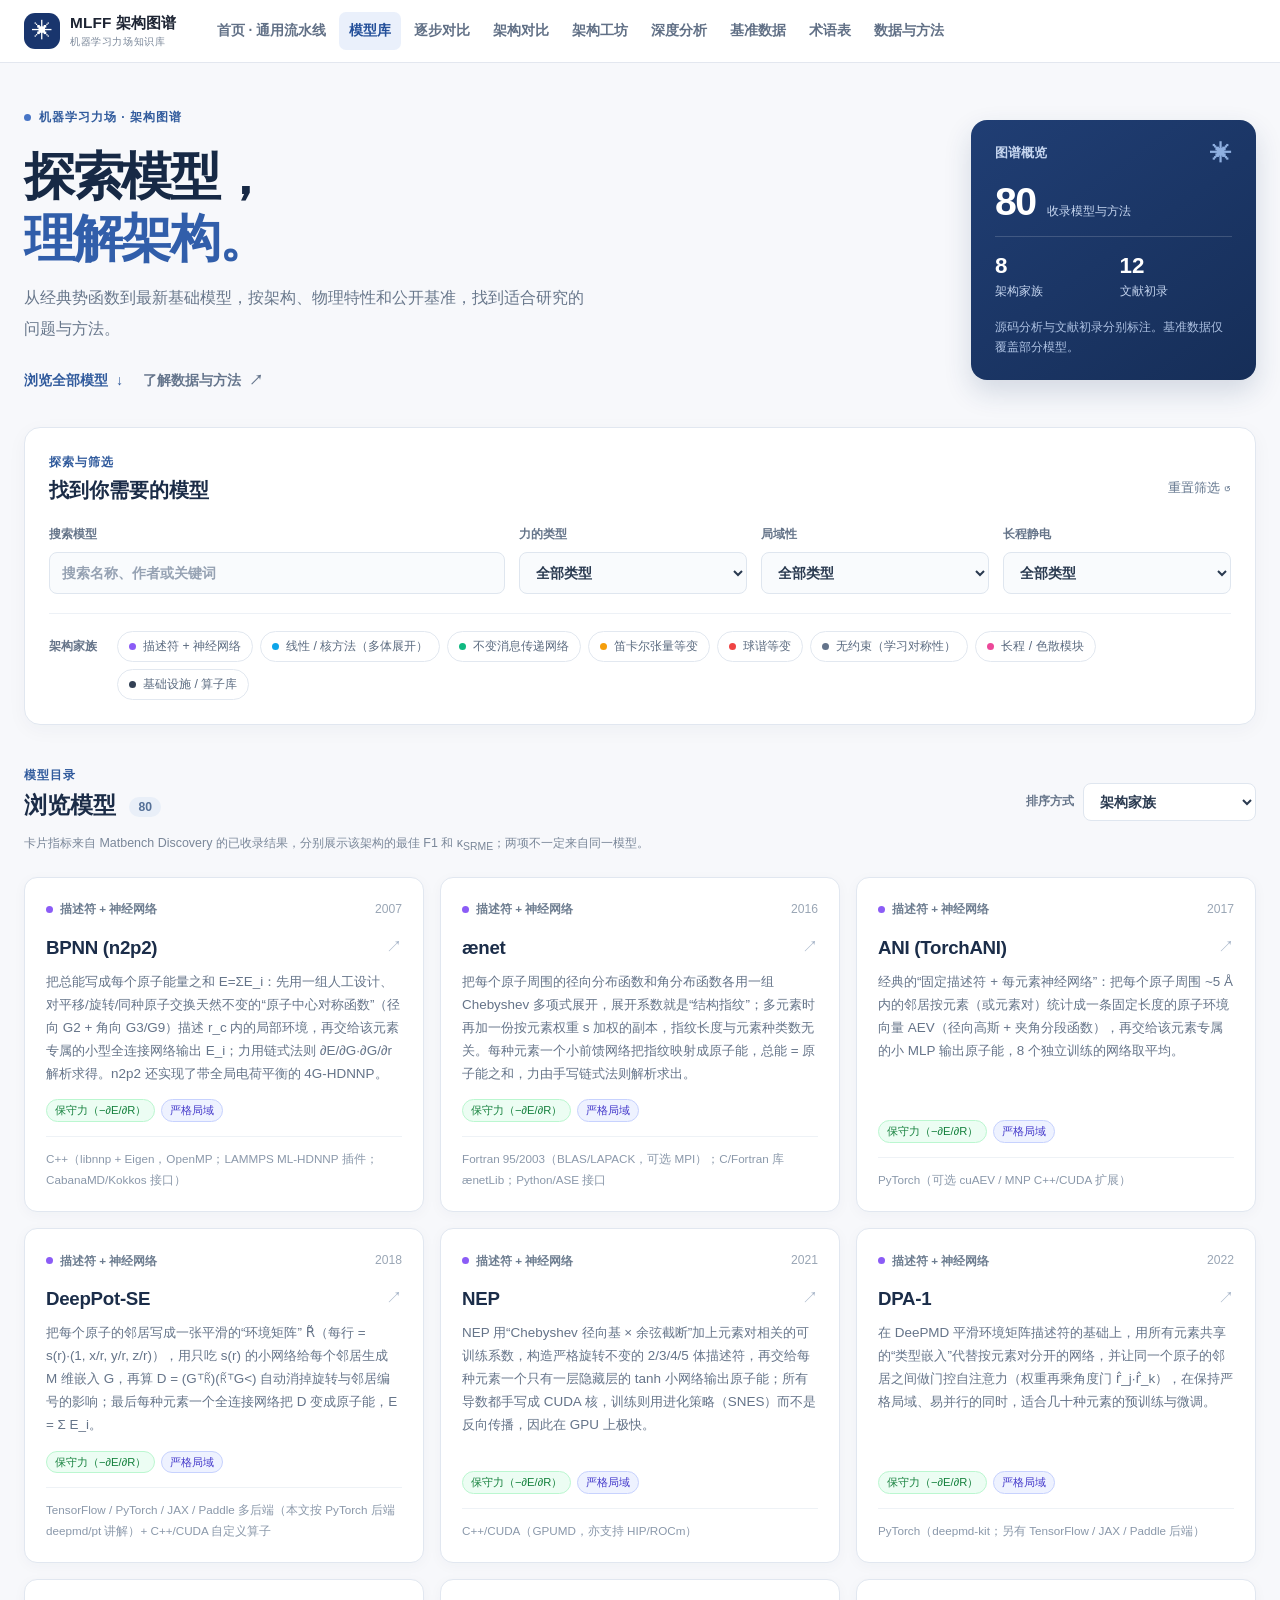
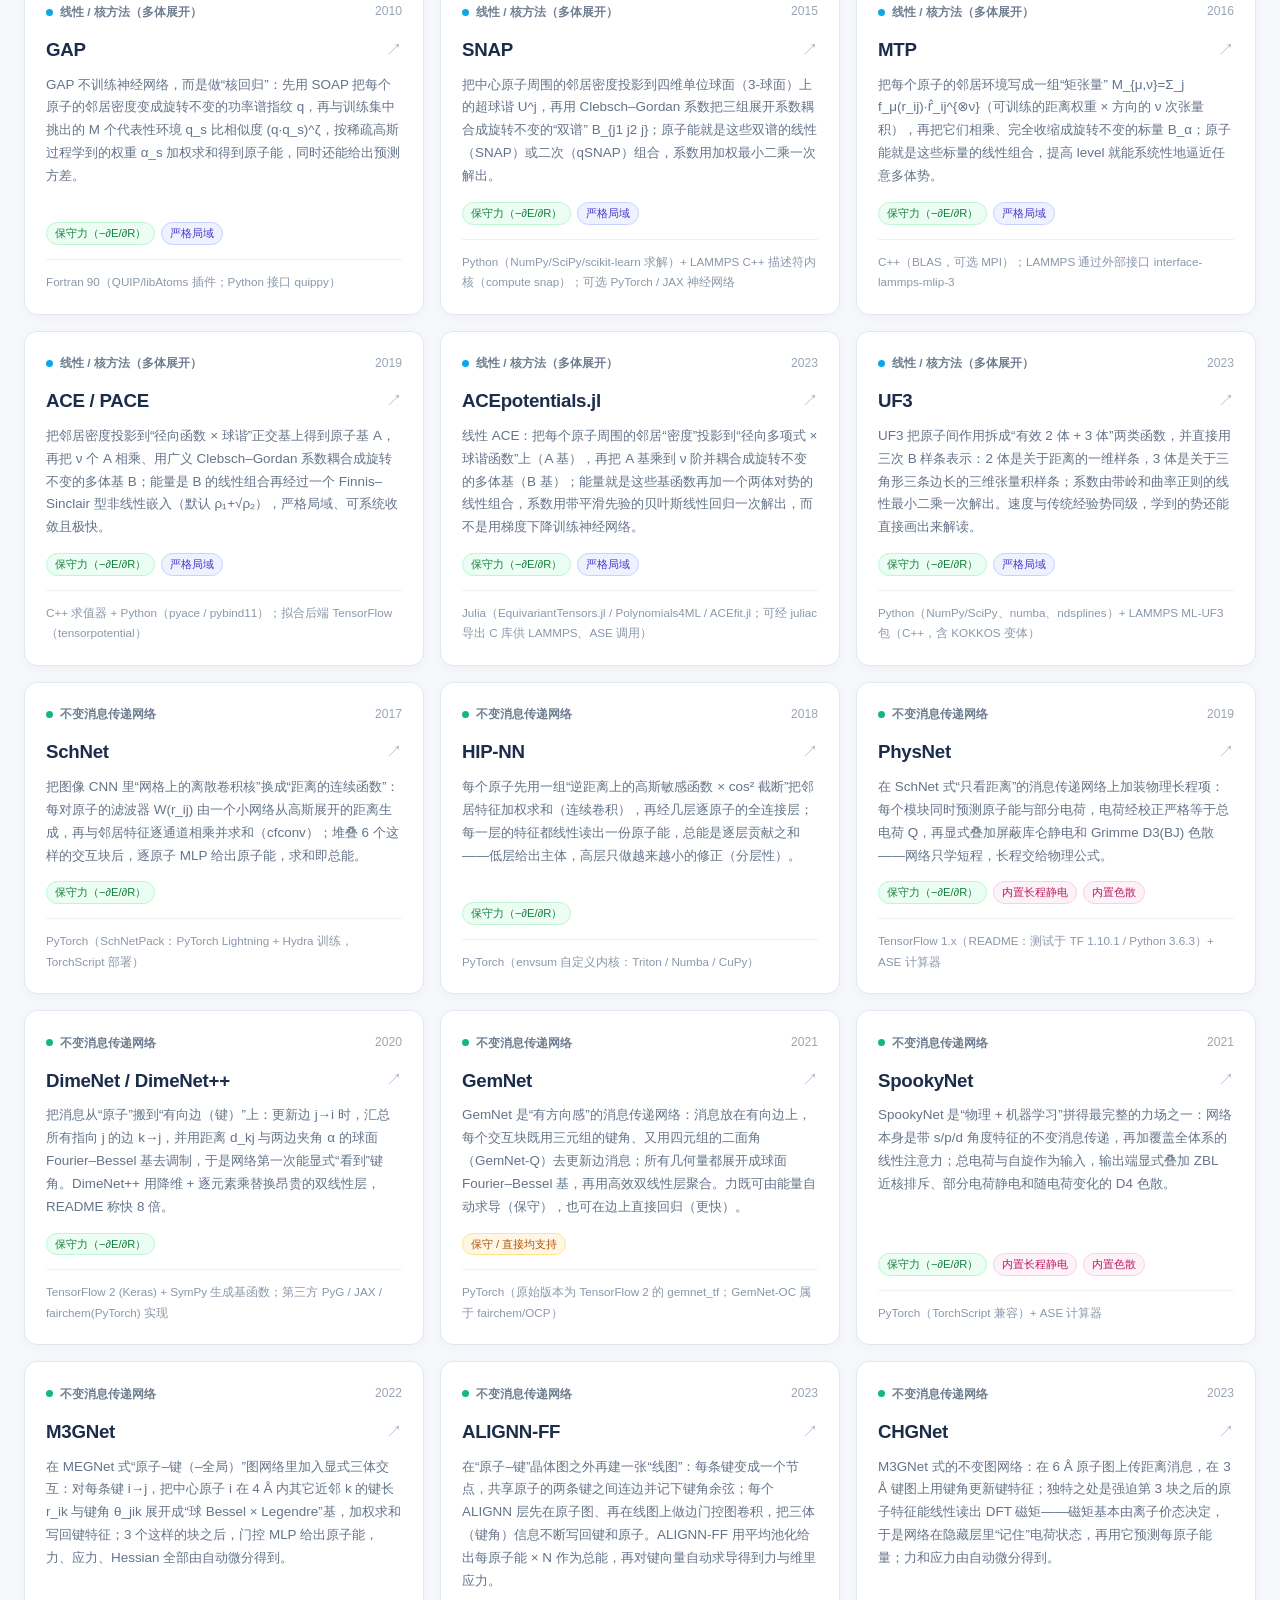
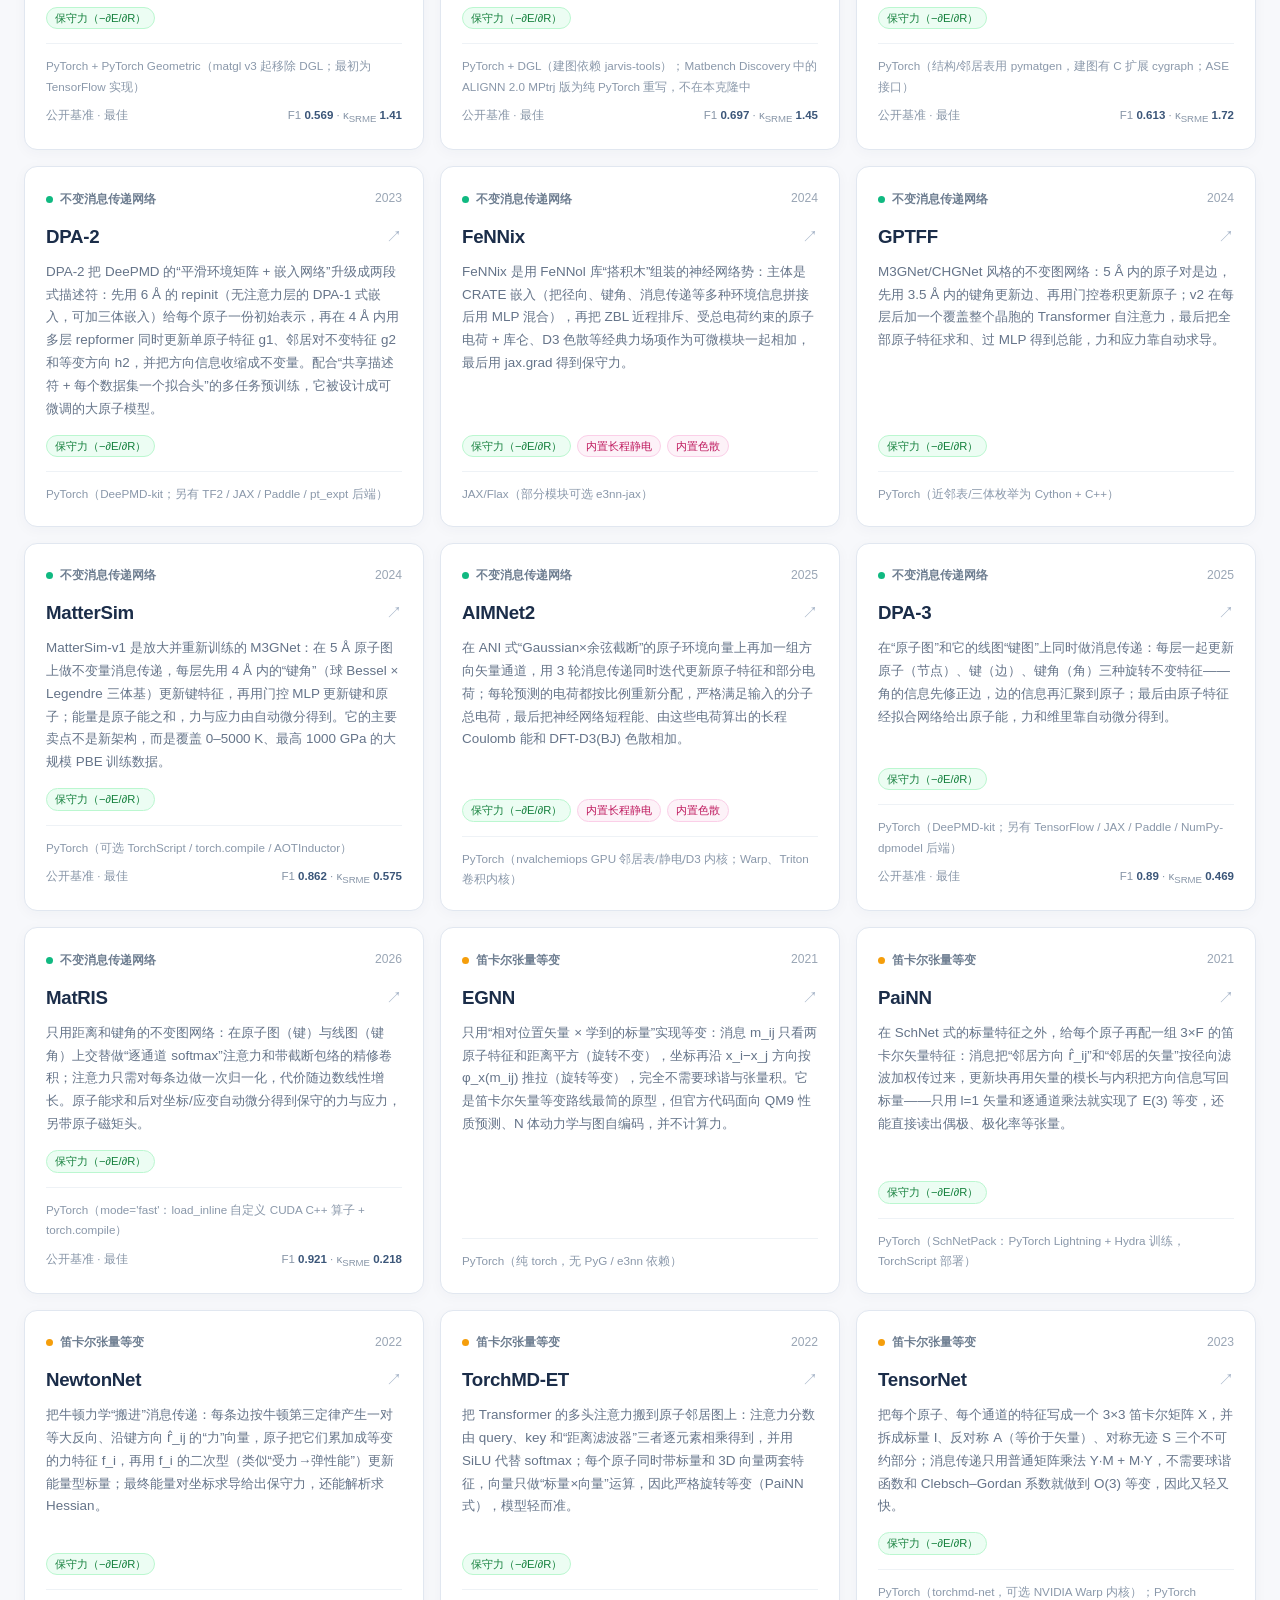
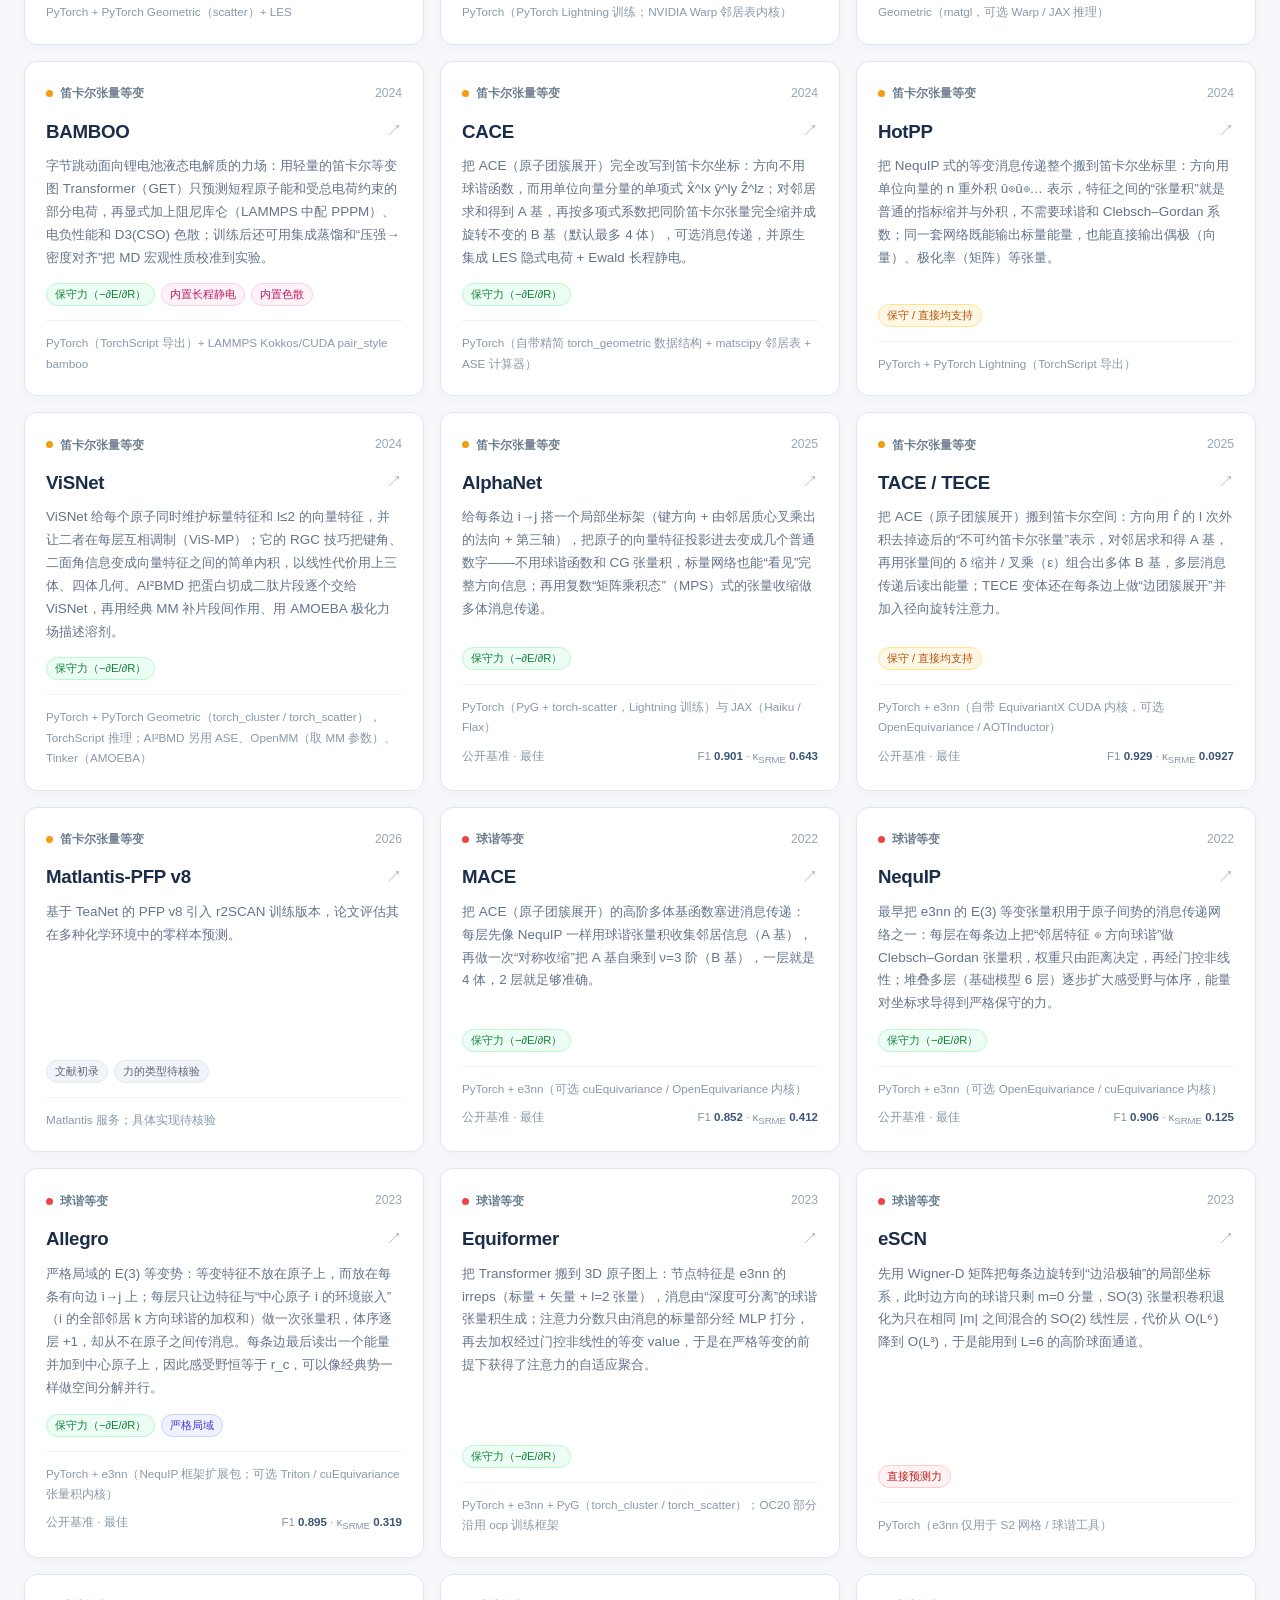
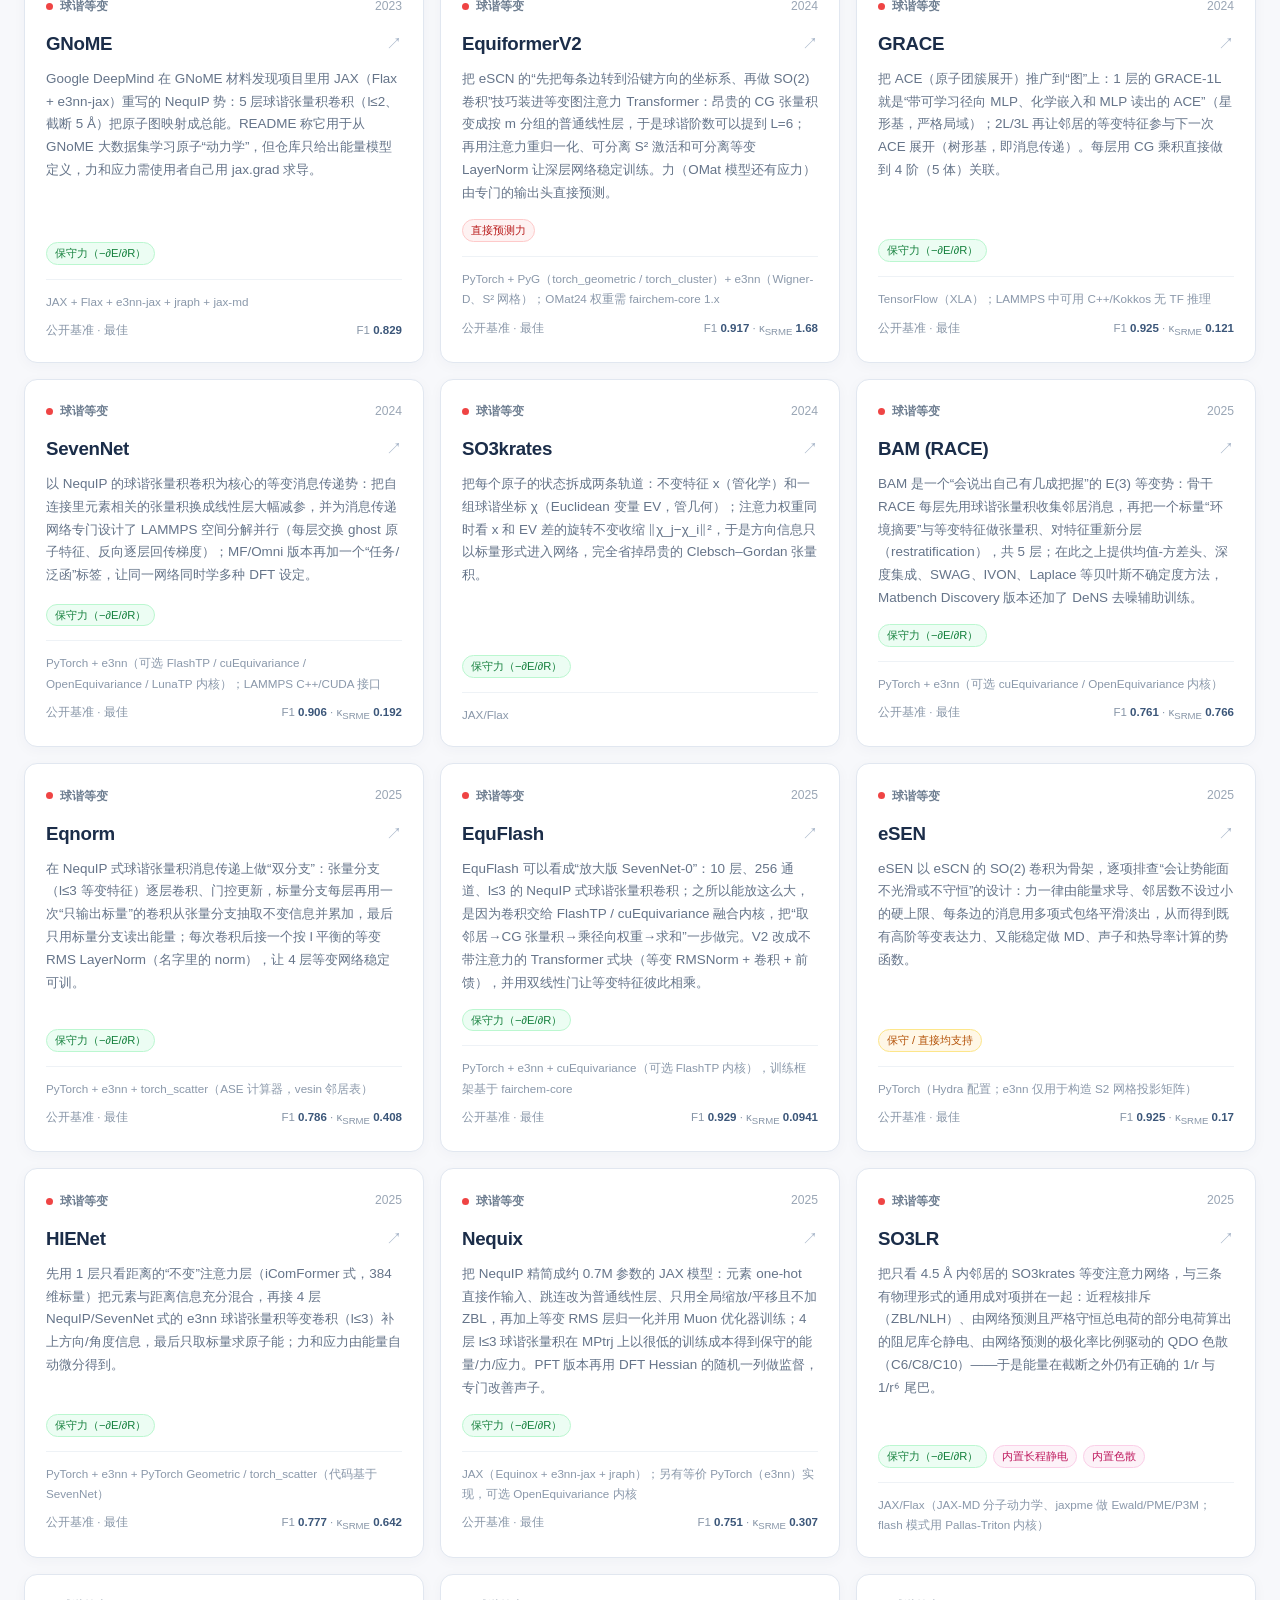
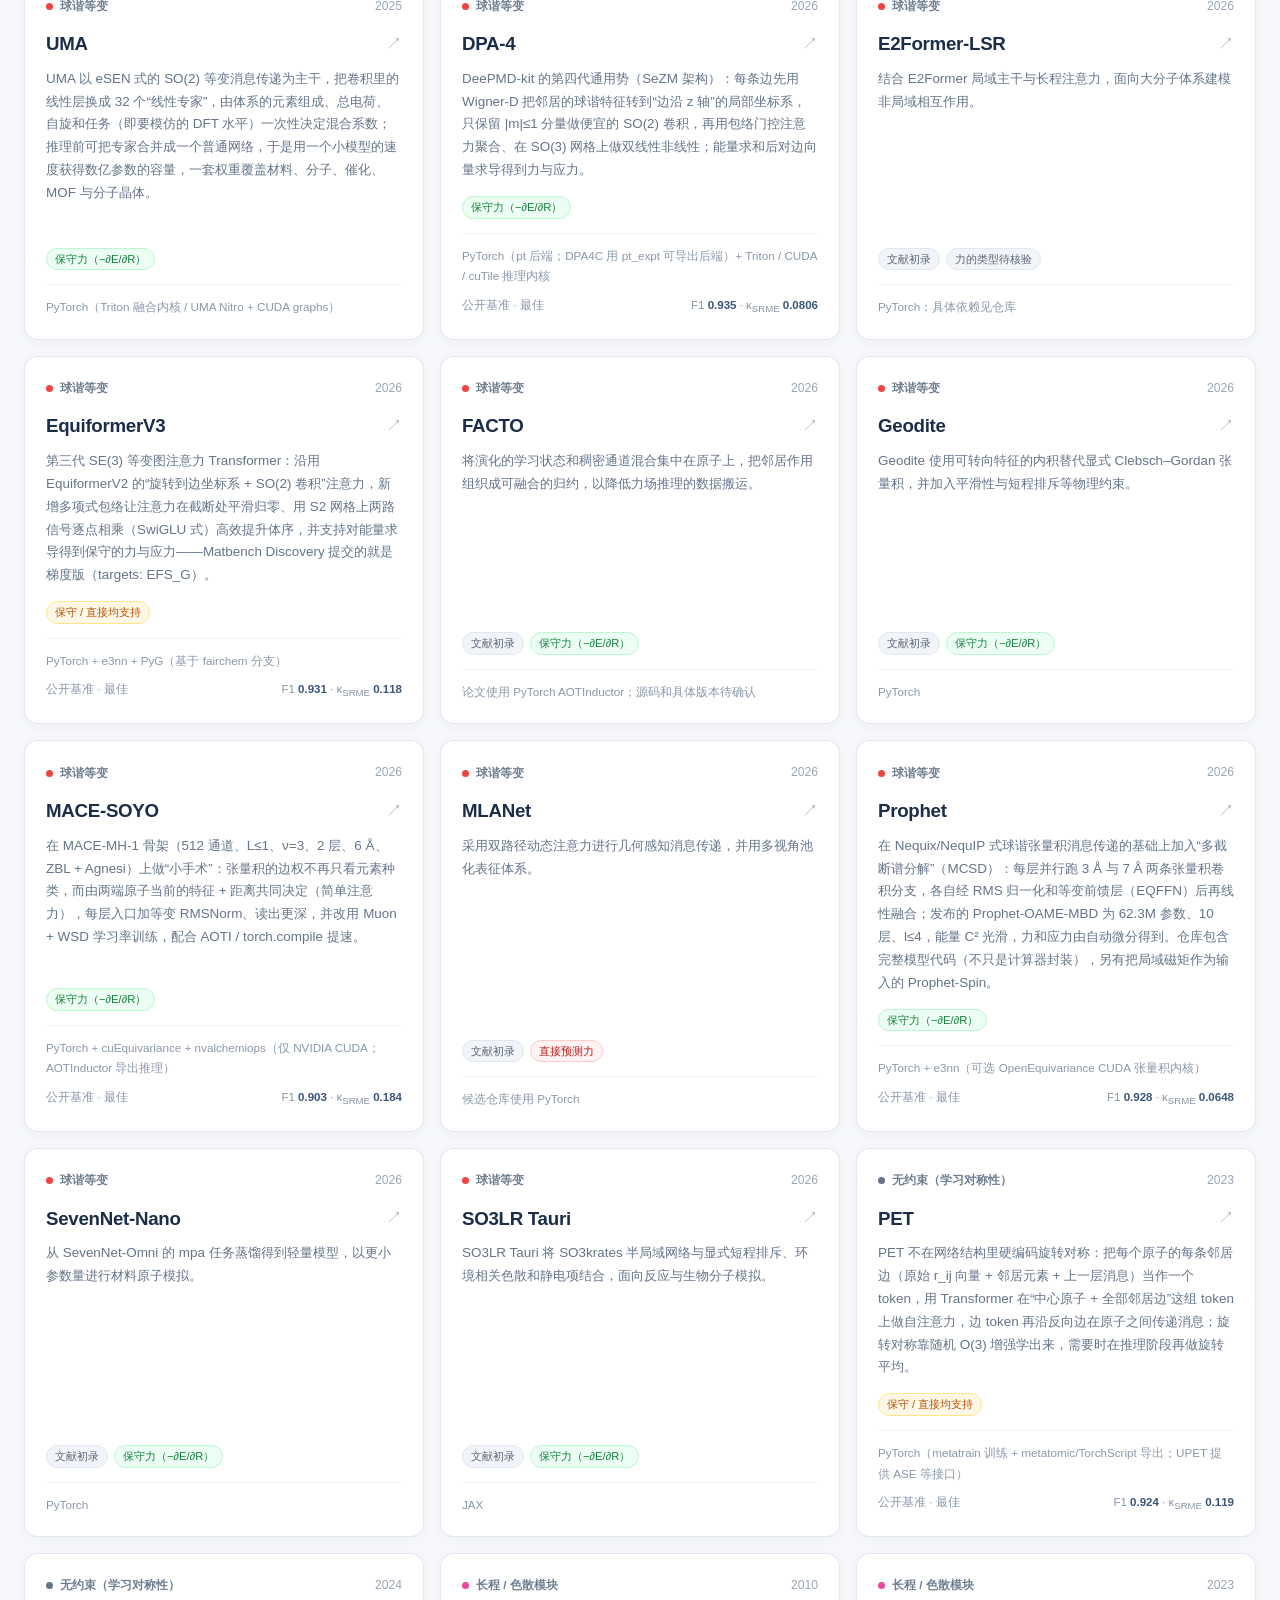
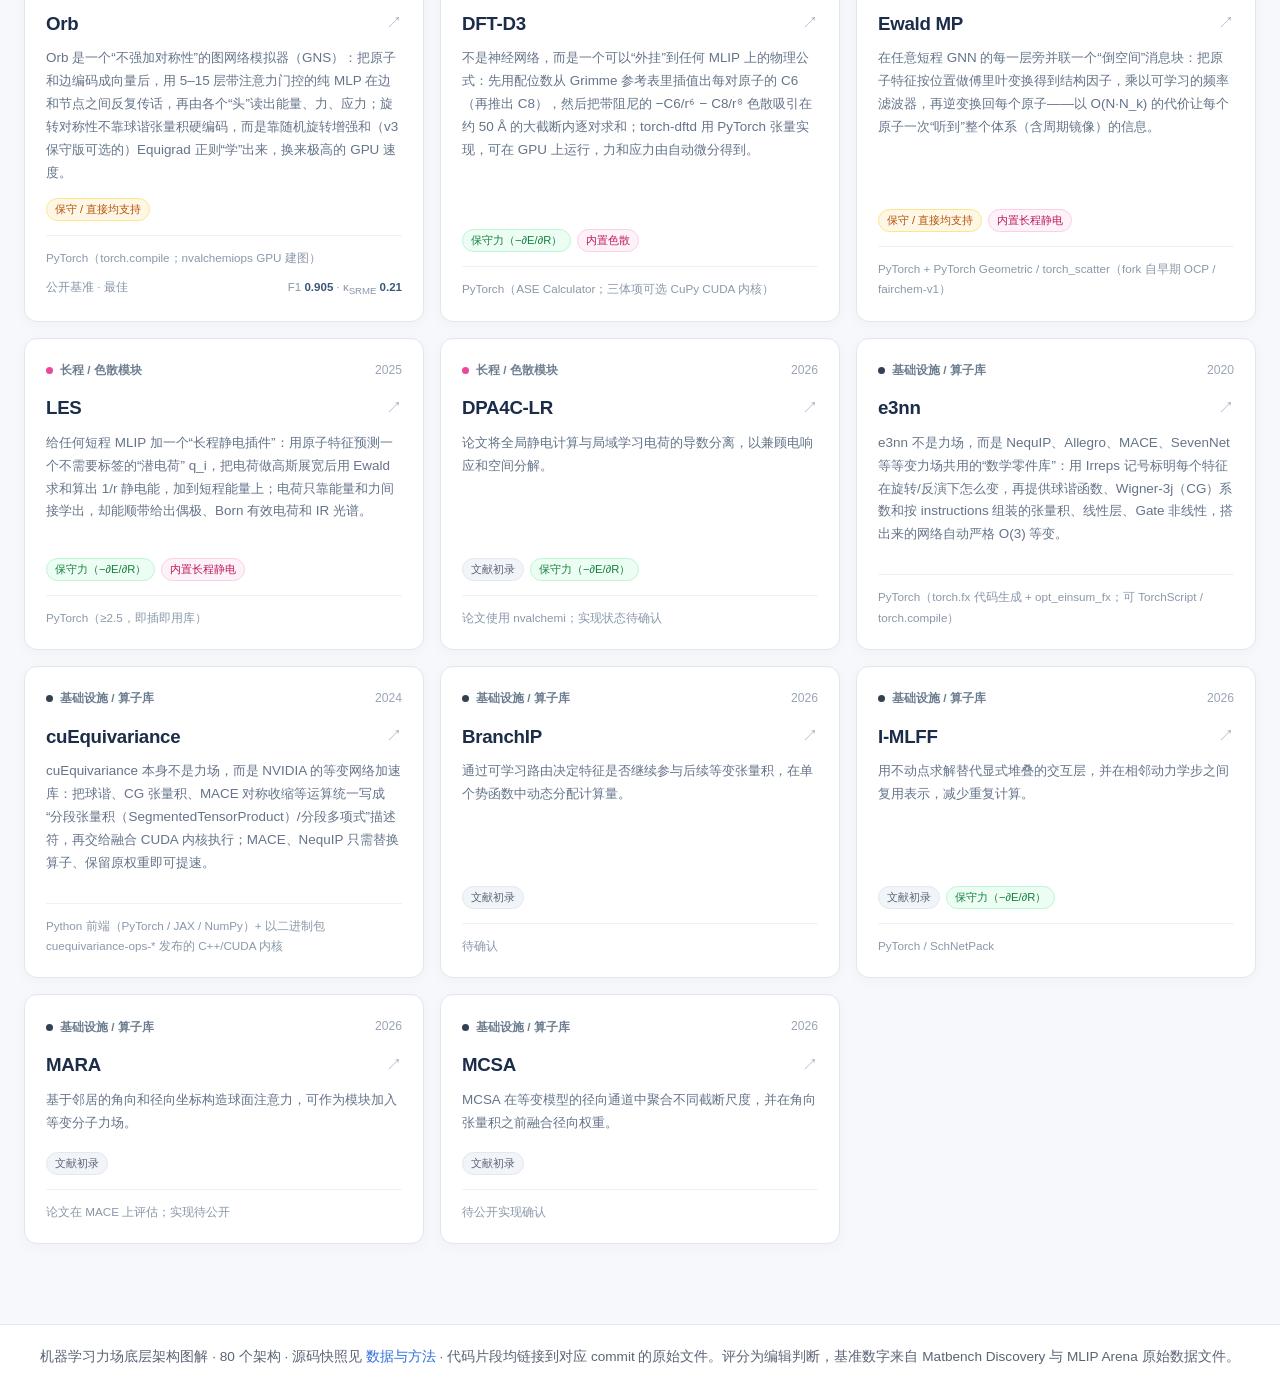
<file: docs/models.html>
<!DOCTYPE html>
<html lang="zh-CN">
<head>
<meta charset="utf-8">
<meta name="viewport" content="width=device-width, initial-scale=1">
<title>模型库 · MLFF 架构图解</title>
<link rel="stylesheet" href="assets/style.css">
<script src="data/index.js"></script>
<script src="data/benchmarks.js"></script>
<script src="assets/common.js"></script>
</head>
<body>
<main class="wrap catalog">
  <section class="catalog-hero" aria-labelledby="catalog-title">
    <div class="catalog-intro">
      <div class="catalog-eyebrow"><span></span> 机器学习力场 · 架构图谱</div>
      <h1 id="catalog-title">探索模型，<br><span>理解架构。</span></h1>
      <p>从经典势函数到最新基础模型，按架构、物理特性和公开基准，找到适合研究的问题与方法。</p>
      <div class="catalog-intro-links"><a href="#catalog-results">浏览全部模型 <span aria-hidden="true">↓</span></a><a href="about.html">了解数据与方法 <span aria-hidden="true">↗</span></a></div>
    </div>
    <div class="catalog-summary" aria-label="图谱概览">
      <div class="catalog-summary-head"><span>图谱概览</span><span class="catalog-summary-mark" aria-hidden="true">✳</span></div>
      <div class="catalog-stat"><strong id="total-models">—</strong><span>收录模型与方法</span></div>
      <div class="catalog-stat-row">
        <div><strong id="total-families">—</strong><span>架构家族</span></div>
        <div><strong id="total-literature">—</strong><span>文献初录</span></div>
      </div>
      <p>源码分析与文献初录分别标注。基准数据仅覆盖部分模型。</p>
    </div>
  </section>

  <section class="catalog-controls" aria-labelledby="filter-title">
    <div class="catalog-section-head">
      <div><div class="catalog-kicker">探索与筛选</div><h2 id="filter-title">找到你需要的模型</h2></div>
      <button type="button" class="catalog-reset" id="reset-filters">重置筛选 <span aria-hidden="true">↺</span></button>
    </div>
    <div class="catalog-filter-grid">
      <label class="catalog-search">搜索模型<input type="search" id="q" placeholder="搜索名称、作者或关键词"></label>
      <label>力的类型<select id="forces"><option value="">全部类型</option><option value="conservative">保守力</option><option value="direct">直接力</option><option value="both">两者均支持</option><option value="unknown">待核验</option><option value="n/a">不适用</option></select></label>
      <label>局域性<select id="local"><option value="">全部类型</option><option value="1">严格局域</option><option value="0">非严格局域</option></select></label>
      <label>长程静电<select id="lr"><option value="">全部类型</option><option value="builtin">内置 / 核心</option><option value="optional">可选扩展</option><option value="none">无</option></select></label>
    </div>
    <div class="catalog-families"><span class="catalog-filter-label">架构家族</span><div class="pill-select" id="fam-chips" aria-label="按架构家族筛选"></div></div>
  </section>

  <section id="catalog-results" class="catalog-results" aria-labelledby="results-title">
    <div class="catalog-results-head">
      <div><div class="catalog-kicker">模型目录</div><h2 id="results-title">浏览模型 <span id="count" aria-live="polite"></span></h2></div>
      <label class="catalog-sort">排序方式<select id="sort"><option value="family">架构家族</option><option value="year">年份：由新到旧</option><option value="name">模型名称</option><option value="f1">MBD F1：由高到低</option><option value="kappa">κ_SRME：由低到高</option></select></label>
    </div>
    <p class="catalog-benchmark-note">卡片指标来自 Matbench Discovery 的已收录结果，分别展示该架构的最佳 F1 和 κ<sub>SRME</sub>；两项不一定来自同一模型。</p>
    <div class="grid catalog-cards" id="cards"></div>
  </section>
</main>
<script>
mountChrome("models.html");
const D = window.MLFF;
document.getElementById("total-models").textContent = D.models.length;
document.getElementById("total-families").textContent = D.families.length;
document.getElementById("total-literature").textContent = D.models.filter((m) => m.reviewStatus === "literature").length;
const best = {};
for (const r of (window.MLFF_BENCH?.mbd || [])) {
  if (!r.modelId) continue;
  const b = best[r.modelId] || (best[r.modelId] = { f1: null, kappa: null, f1Key: "", kKey: "" });
  const f1 = r.discovery?.F1, k = r.phonons?.["κ_SRME"];
  if (f1 != null && (b.f1 == null || f1 > b.f1)) { b.f1 = f1; b.f1Key = r.key; }
  if (k != null && (b.kappa == null || k < b.kappa)) { b.kappa = k; b.kKey = r.key; }
}
const famOn = new Set();
document.getElementById("fam-chips").innerHTML = D.families.map((f) =>
  `<button type="button" class="chip" data-f="${esc(f)}" aria-pressed="false"><span class="catalog-family-dot" style="background:${famColor(f)}"></span>${esc(FAMILY[f].name)}</button>`).join("");
document.querySelectorAll("#fam-chips .chip").forEach((b) => b.addEventListener("click", () => {
  const f = b.dataset.f;
  famOn.has(f) ? famOn.delete(f) : famOn.add(f);
  b.classList.toggle("on", famOn.has(f));
  b.setAttribute("aria-pressed", String(famOn.has(f)));
  render();
}));
["q", "forces", "local", "lr", "sort"].forEach((id) => document.getElementById(id).addEventListener("input", render));
document.getElementById("reset-filters").addEventListener("click", () => {
  ["q", "forces", "local", "lr"].forEach((id) => { document.getElementById(id).value = ""; });
  document.getElementById("sort").value = "family";
  famOn.clear();
  document.querySelectorAll("#fam-chips .chip").forEach((b) => {
    b.classList.remove("on");
    b.setAttribute("aria-pressed", "false");
  });
  render();
});
const init = param("family");
if (init && FAMILY[init]) document.querySelector(`#fam-chips .chip[data-f="${init}"]`)?.click();

function render() {
  const q = document.getElementById("q").value.trim().toLowerCase();
  const fo = document.getElementById("forces").value, lo = document.getElementById("local").value, lr = document.getElementById("lr").value;
  const sort = document.getElementById("sort").value;
  let ms = D.models.filter((m) => {
    if (famOn.size && !famOn.has(m.family)) return false;
    if (fo && m.arch.forces !== fo) return false;
    if (lo && (m.arch.strictlyLocal == null || String(+m.arch.strictlyLocal) !== lo)) return false;
    const c = D.curated[m.id];
    if (lr) {
      if (!c) return false;
      const v = c.lr;
      if (lr === "builtin" && !["builtin", "core"].includes(v)) return false;
      if (lr !== "builtin" && v !== lr) return false;
    }
    if (q) {
      const hay = [m.name, m.fullName, m.authors, m.oneLiner, ...(m.tags || []), m.framework].join(" ").toLowerCase();
      if (!hay.includes(q)) return false;
    }
    return true;
  });
  const cmp = {
    family: (a, b) => D.families.indexOf(a.family) - D.families.indexOf(b.family) || String(a.year).localeCompare(String(b.year)),
    year: (a, b) => String(b.year).localeCompare(String(a.year)) || a.name.localeCompare(b.name),
    name: (a, b) => a.name.localeCompare(b.name),
    f1: (a, b) => (best[b.id]?.f1 ?? -1) - (best[a.id]?.f1 ?? -1),
    kappa: (a, b) => (best[a.id]?.kappa ?? 99) - (best[b.id]?.kappa ?? 99),
  }[sort];
  ms = ms.slice().sort(cmp);
  document.getElementById("count").textContent = `${ms.length}`;
  document.getElementById("cards").innerHTML = ms.map((m) => {
    const c = D.curated[m.id];
    const b = best[m.id];
    const lrTag = c && ["builtin", "core"].includes(c.lr) ? '<span class="badge lr">内置长程静电</span>' : "";
    const dispTag = c && ["builtin", "core"].includes(c.disp) ? '<span class="badge lr">内置色散</span>' : "";
    const bench = b ? `<div class="catalog-card-bench"><span>公开基准 · 最佳</span><span>F1 <b>${fmt(b.f1)}</b> ${b.kappa != null ? `· κ<sub>SRME</sub> <b>${fmt(b.kappa)}</b>` : ""}</span></div>` : "";
    return `<a class="card model-card" href="${modelLink(m)}" style="--family-color:${famColor(m.family)}">
      <div class="catalog-card-top"><span class="catalog-card-family"><i></i>${esc(FAMILY[m.family].name)}</span><span class="catalog-card-year">${esc(m.year)}</span></div>
      <div class="catalog-card-title"><h3>${esc(m.name)}</h3><span aria-hidden="true">↗</span></div>
      <div class="one">${esc(m.oneLiner)}</div>
      <div class="tags">${m.reviewStatus === "literature" ? '<span class="badge">文献初录</span>' : ""}${m.arch.forces !== "n/a" ? forcesBadge(m.arch.forces) : ""}${m.arch.strictlyLocal ? '<span class="badge local">严格局域</span>' : ""}${lrTag}${dispTag}</div>
      <div class="catalog-card-footer"><span>${esc(m.framework)}</span></div>${bench}</a>`;
  }).join("") || '<div class="catalog-empty"><strong>没有找到匹配的模型</strong><p>试试其他关键词，或重置筛选条件。</p></div>';
}
render();
</script>
</body>
</html>
</file>
<file: docs/assets/style.css>
:root {
  --bg: #f7f8fb;
  --card: #ffffff;
  --ink: #1d2433;
  --muted: #5b6475;
  --line: #e3e7ef;
  --accent: #2f6fde;
  --accent-soft: #e8f0fe;
  --warn: #b45309;
  --warn-soft: #fff7e6;
  --ok: #15803d;
  --bad: #b91c1c;
  --code-bg: #0f172a;
  --radius: 12px;
  --shadow: 0 1px 2px rgba(16, 24, 40, .06), 0 1px 3px rgba(16, 24, 40, .08);
  --f-descriptor-nn: #8b5cf6;
  --f-linear-kernel: #0ea5e9;
  --f-invariant-mpnn: #10b981;
  --f-cartesian-equivariant: #f59e0b;
  --f-spherical-equivariant: #ef4444;
  --f-unconstrained: #64748b;
  --f-long-range-module: #ec4899;
  --f-infrastructure: #334155;
}

* { box-sizing: border-box; }
html { scroll-behavior: smooth; }
body {
  margin: 0;
  font-family: -apple-system, BlinkMacSystemFont, "Segoe UI", "PingFang SC", "Hiragino Sans GB",
    "Microsoft YaHei", "Noto Sans SC", "Noto Sans CJK SC", sans-serif;
  color: var(--ink);
  background: var(--bg);
  line-height: 1.75;
  font-size: 15.5px;
}
a { color: var(--accent); text-decoration: none; }
a:hover { text-decoration: underline; }
h1, h2, h3, h4 { line-height: 1.35; margin: 1.2em 0 .5em; }
h1 { font-size: 1.9rem; }
h2 { font-size: 1.45rem; padding-bottom: .3em; border-bottom: 1px solid var(--line); }
h3 { font-size: 1.15rem; }
p { margin: .5em 0 .9em; }
code, kbd { font-family: "JetBrains Mono", "SFMono-Regular", Consolas, "Liberation Mono", monospace; font-size: .88em; }
:not(pre) > code { background: #eef1f6; padding: .1em .35em; border-radius: 4px; }
small, .muted { color: var(--muted); }
hr { border: 0; border-top: 1px solid var(--line); margin: 2rem 0; }

/* ---------- top bar ---------- */
.topbar {
  position: sticky; top: 0; z-index: 50;
  background: rgba(255, 255, 255, .92); backdrop-filter: saturate(1.5) blur(8px);
  border-bottom: 1px solid var(--line);
}
.topbar .inner { max-width: 1380px; margin: 0 auto; display: flex; align-items: center; gap: 30px; padding: 12px 24px; flex-wrap: wrap; }
.brand { display: inline-flex; align-items: center; gap: 10px; color: var(--ink); white-space: nowrap; }
.brand:hover { text-decoration: none; }
.brand-mark { display: grid; place-items: center; width: 36px; height: 36px; border-radius: 11px; background: #19356d; color: #fff; font-size: 1.3rem; line-height: 1; }
.brand-text { display: flex; flex-direction: column; line-height: 1.3; }
.brand-text b { font-size: .96rem; letter-spacing: .01em; }
.brand-text small { font-size: .65rem; color: #7a8799; letter-spacing: .06em; margin-top: 2px; }
.nav { display: flex; gap: 3px; flex-wrap: wrap; }
.nav a { color: #617086; padding: 7px 10px; border-radius: 7px; font-size: .86rem; font-weight: 600; }
.nav a:hover { background: #f0f4fa; color: #244b8d; text-decoration: none; }
.nav a.active { background: #eaf0fb; color: #234f99; }

.wrap { max-width: 1240px; margin: 0 auto; padding: 18px 20px 60px; }
.narrow { max-width: 920px; }

/* ---------- hero ---------- */
.hero { background: linear-gradient(135deg, #1e3a8a 0%, #2f6fde 55%, #0ea5e9 100%); color: #fff; }
.hero .inner { max-width: 1240px; margin: 0 auto; padding: 46px 20px 40px; }
.hero h1 { margin: 0 0 .4em; font-size: 2.1rem; }
.hero p { max-width: 900px; opacity: .95; font-size: 1.05rem; }
.hero .stats { display: flex; gap: 14px; flex-wrap: wrap; margin-top: 18px; }
.hero .stat { background: rgba(255, 255, 255, .14); border: 1px solid rgba(255, 255, 255, .25); border-radius: 10px; padding: 8px 14px; }
.hero .stat b { font-size: 1.35rem; display: block; line-height: 1.2; }
.hero a.btn { background: #fff; color: #1e3a8a; }

.btn { display: inline-block; padding: 8px 16px; border-radius: 9px; background: var(--accent); color: #fff; font-weight: 600; border: 0; cursor: pointer; font-size: .95rem; }
.btn:hover { text-decoration: none; filter: brightness(1.06); }
.btn.ghost { background: transparent; color: var(--accent); border: 1px solid var(--accent); }
.btns { display: flex; gap: 10px; flex-wrap: wrap; margin-top: 18px; }

/* ---------- cards / grid ---------- */
.card { background: var(--card); border: 1px solid var(--line); border-radius: var(--radius); box-shadow: var(--shadow); padding: 16px 18px; }
.grid { display: grid; gap: 14px; }
.g2 { grid-template-columns: repeat(auto-fill, minmax(420px, 1fr)); }
.g3 { grid-template-columns: repeat(auto-fill, minmax(300px, 1fr)); }
.g4 { grid-template-columns: repeat(auto-fill, minmax(230px, 1fr)); }
@media (max-width: 520px) { .g2, .g3 { grid-template-columns: 1fr; } }

.callout { border-left: 4px solid var(--accent); background: var(--accent-soft); padding: 10px 14px; border-radius: 8px; margin: 12px 0; }
.callout.warn { border-color: var(--warn); background: var(--warn-soft); }
.callout.ok { border-color: var(--ok); background: #ecfdf3; }
.callout b:first-child { margin-right: .3em; }

/* ---------- badges ---------- */
.badge { display: inline-block; font-size: .78rem; line-height: 1.5; padding: 1px 8px; border-radius: 999px; border: 1px solid var(--line); background: #f1f4f9; color: var(--muted); white-space: nowrap; }
.badge.fam { color: #fff; border: 0; }
.badge.cons { background: #ecfdf3; color: var(--ok); border-color: #bbf7d0; }
.badge.direct { background: #fef2f2; color: var(--bad); border-color: #fecaca; }
.badge.both { background: #fff7e6; color: var(--warn); border-color: #fde68a; }
.badge.local { background: #eef2ff; color: #4338ca; border-color: #c7d2fe; }
.badge.lr { background: #fdf2f8; color: #be185d; border-color: #fbcfe8; }
.tags { display: flex; gap: 6px; flex-wrap: wrap; margin: 6px 0; }

/* ---------- pipeline ---------- */
.pipeline { display: flex; flex-wrap: wrap; gap: 6px; align-items: center; margin: 14px 0; }
.pipeline .node { padding: 6px 12px; border-radius: 999px; background: #fff; border: 1px solid var(--line); font-size: .9rem; color: var(--ink); }
.pipeline .node.on { background: var(--accent); color: #fff; border-color: var(--accent); }
.pipeline .node.off { opacity: .45; }
.pipeline .arrow { color: var(--muted); }
.pipeline a.node:hover { text-decoration: none; border-color: var(--accent); }

.stage-card { position: relative; padding-left: 64px; }
.stage-card .num { position: absolute; left: 16px; top: 16px; width: 34px; height: 34px; border-radius: 50%; background: var(--accent); color: #fff; display: flex; align-items: center; justify-content: center; font-weight: 700; }
.stage-card h3 { margin-top: 0; }
.analogy { background: #fffbea; border: 1px dashed #f5d76e; border-radius: 8px; padding: 8px 12px; margin: 8px 0; font-size: .95rem; }
.analogy::before { content: "通俗比喻："; font-weight: 700; color: #a16207; }

.math { overflow-x: auto; overflow-y: hidden; padding: 6px 0; }
.katex-display { margin: .4em 0 !important; }

/* ---------- model page ---------- */
.model-head h1 { margin: .2em 0; }
.model-head .full { color: var(--muted); font-size: 1.02rem; }
.kv { display: grid; grid-template-columns: 120px 1fr; gap: 4px 12px; font-size: .94rem; }
.kv dt { color: var(--muted); }
.kv dd { margin: 0; }
.step { margin: 16px 0; }
.step .stage-tag { display: inline-block; font-size: .78rem; background: var(--accent-soft); color: var(--accent); padding: 1px 8px; border-radius: 999px; margin-right: 8px; }
.step h3 { margin: .2em 0 .4em; }
.codebox { margin: 10px 0; border: 1px solid #1e293b; border-radius: 10px; overflow: hidden; }
.codebox .bar { display: flex; justify-content: space-between; align-items: center; gap: 10px; background: #1e293b; color: #cbd5e1; font-size: .8rem; padding: 6px 12px; flex-wrap: wrap; }
.codebox .bar a { color: #93c5fd; }
.codebox .cap { background: #f1f5f9; color: #334155; font-size: .85rem; padding: 6px 12px; border-bottom: 1px solid var(--line); }
.codebox pre { margin: 0; max-height: 460px; overflow: auto; background: var(--code-bg); }
.codebox pre code.hljs { padding: 12px 14px; font-size: .82rem; line-height: 1.55; }
details.code > summary { cursor: pointer; color: var(--accent); font-size: .9rem; margin: 6px 0; }

table { border-collapse: collapse; width: 100%; font-size: .92rem; }
th, td { border-bottom: 1px solid var(--line); padding: 7px 9px; text-align: left; vertical-align: top; }
th { background: #f3f5f9; font-weight: 600; position: sticky; top: 0; z-index: 1; }
tr:hover td { background: #fafbfe; }
.table-wrap { overflow: auto; max-height: 72vh; border: 1px solid var(--line); border-radius: 10px; background: #fff; }
.table-wrap.free { max-height: none; }
td.num, th.num { text-align: right; font-variant-numeric: tabular-nums; white-space: nowrap; }
th.sortable { cursor: pointer; user-select: none; }
th.sortable::after { content: " ⇅"; color: #9aa3b2; font-size: .8em; }
td .bar-cell { height: 8px; border-radius: 4px; background: var(--accent); opacity: .65; }
.hl { background: #fff7d6 !important; }

ul.notes { padding-left: 1.2em; margin: .3em 0; }
ul.notes li { margin: .25em 0; }

.score-row { display: grid; grid-template-columns: 110px 120px 1fr; gap: 10px; align-items: start; padding: 6px 0; border-bottom: 1px dashed var(--line); font-size: .93rem; }
.dots { letter-spacing: 2px; color: var(--accent); white-space: nowrap; }
.dots .off { color: #d5dbe6; }

/* ---------- filters ---------- */
.filters { display: flex; flex-wrap: wrap; gap: 10px; align-items: center; margin: 12px 0 16px; }
.filters input[type=search], .filters select { padding: 7px 10px; border: 1px solid var(--line); border-radius: 8px; font-size: .93rem; background: #fff; }
.filters input[type=search] { min-width: 240px; }
.chip { padding: 4px 10px; border: 1px solid var(--line); border-radius: 999px; background: #fff; cursor: pointer; font-size: .85rem; color: var(--muted); }
.chip.on { background: var(--ink); color: #fff; border-color: var(--ink); }

.model-card { display: flex; flex-direction: column; gap: 4px; }
.model-card h3 { margin: 0; font-size: 1.08rem; }
.model-card .one { font-size: .92rem; color: #374151; flex: 1; }
.model-card .meta { font-size: .8rem; color: var(--muted); }
.model-card:hover { border-color: var(--accent); }

.chart-box { position: relative; height: 380px; }
.chart-box.tall { height: 520px; }
.chart-box.short { height: 300px; }

.toc { position: sticky; top: 62px; font-size: .9rem; }
.toc a { display: block; padding: 3px 0; color: var(--muted); }
.toc a:hover { color: var(--accent); }
.layout { display: grid; grid-template-columns: 220px 1fr; gap: 26px; }
@media (max-width: 980px) { .layout { grid-template-columns: 1fr; } .toc { position: static; } }

.legend { display: flex; gap: 10px; flex-wrap: wrap; font-size: .85rem; color: var(--muted); }
.legend i { display: inline-block; width: 11px; height: 11px; border-radius: 3px; margin-right: 4px; vertical-align: -1px; }

.matrix td.c { text-align: center; }
.cell-none { color: #9aa3b2; }
.cell-optional { color: #a16207; font-weight: 600; }
.cell-addon { color: #2563eb; font-weight: 600; }
.cell-builtin, .cell-core { color: var(--ok); font-weight: 700; }

.footer { border-top: 1px solid var(--line); color: var(--muted); font-size: .85rem; padding: 20px; text-align: center; background: #fff; }
.pill-select { display: flex; gap: 6px; flex-wrap: wrap; }
.loading { color: var(--muted); padding: 30px; text-align: center; }
.kpi { font-size: 1.6rem; font-weight: 700; }
.timeline { position: relative; }
.year-row { display: grid; grid-template-columns: 64px 1fr; gap: 10px; padding: 6px 0; border-bottom: 1px dashed var(--line); align-items: start; }
.year-row .y { font-weight: 700; color: var(--accent); }
.year-row .items { display: flex; gap: 6px; flex-wrap: wrap; }
.year-row .items a { font-size: .85rem; padding: 2px 9px; border-radius: 999px; color: #fff; }
.year-row .items a:hover { text-decoration: none; filter: brightness(1.1); }
.formula-card { text-align: center; }
.small { font-size: .88rem; }
.right { text-align: right; }
.nowrap { white-space: nowrap; }
.flex { display: flex; gap: 12px; align-items: center; flex-wrap: wrap; }
.spacer { flex: 1; }

/* ---------- model catalog ---------- */
.catalog { max-width: 1380px; padding: 36px 24px 80px; }
.catalog-hero { display: grid; grid-template-columns: minmax(0, 1fr) 285px; gap: 40px; align-items: center; padding: 8px 0 34px; }
.catalog-intro { max-width: 700px; }
.catalog-eyebrow, .catalog-kicker { color: #315b9d; font-size: .76rem; font-weight: 700; letter-spacing: .08em; }
.catalog-eyebrow { display: flex; align-items: center; gap: 8px; }
.catalog-eyebrow span { width: 7px; height: 7px; border-radius: 50%; background: #4775c6; }
.catalog-intro h1 { margin: 18px 0 14px; font-size: clamp(2.25rem, 4vw, 3.65rem); line-height: 1.2; letter-spacing: -.045em; color: #172945; }
.catalog-intro h1 span { color: #315eaa; }
.catalog-intro p { max-width: 560px; margin: 0; color: #68778b; font-size: 1rem; line-height: 1.9; }
.catalog-intro-links { display: flex; flex-wrap: wrap; gap: 20px; margin-top: 24px; font-size: .88rem; font-weight: 700; }
.catalog-intro-links a { color: #315b9d; }
.catalog-intro-links a:nth-child(2) { color: #65758c; }
.catalog-intro-links span { margin-left: 4px; }
.catalog-summary { padding: 22px 24px; color: #fff; border-radius: 16px; background: linear-gradient(145deg, #203e74, #162e58); box-shadow: 0 12px 28px rgba(27, 55, 102, .16); }
.catalog-summary-head { display: flex; justify-content: space-between; align-items: center; color: #c5d5ef; font-size: .8rem; font-weight: 600; }
.catalog-summary-mark { font-size: 1.35rem; color: #8eafe0; line-height: 1; }
.catalog-stat { display: flex; align-items: baseline; gap: 12px; padding: 17px 0 14px; border-bottom: 1px solid rgba(255,255,255,.16); }
.catalog-stat strong { font-size: 2.45rem; line-height: 1; letter-spacing: -.04em; }
.catalog-stat span, .catalog-stat-row span { color: #c5d5ef; font-size: .78rem; }
.catalog-stat-row { display: grid; grid-template-columns: 1fr 1fr; gap: 12px; padding-top: 14px; }
.catalog-stat-row div { display: flex; flex-direction: column; }
.catalog-stat-row strong { font-size: 1.4rem; line-height: 1.3; }
.catalog-summary p { margin: 16px 0 0; color: #adc1e2; font-size: .72rem; line-height: 1.7; }
.catalog-controls { padding: 24px; background: #fff; border: 1px solid #e1e7f0; border-radius: 16px; box-shadow: 0 5px 20px rgba(30, 53, 87, .04); }
.catalog-section-head, .catalog-results-head { display: flex; justify-content: space-between; align-items: end; gap: 16px; }
.catalog-section-head h2, .catalog-results-head h2 { margin: 4px 0 0; padding: 0; border: 0; color: #1b2c47; font-size: 1.25rem; }
.catalog-reset { padding: 5px 0; color: #62758d; background: transparent; border: 0; cursor: pointer; font: inherit; font-size: .83rem; }
.catalog-reset:hover { color: #315b9d; }
.catalog-filter-grid { display: grid; grid-template-columns: minmax(220px, 2fr) repeat(3, minmax(130px, 1fr)); gap: 14px; margin-top: 20px; }
.catalog-filter-grid label, .catalog-sort { display: flex; flex-direction: column; gap: 6px; min-width: 0; color: #66758a; font-size: .78rem; font-weight: 600; }
.catalog-filter-grid input, .catalog-filter-grid select, .catalog-sort select { width: 100%; min-width: 0; height: 42px; padding: 0 12px; color: #2a3a50; background: #f9fbfd; border: 1px solid #dfe6ef; border-radius: 8px; font: inherit; font-size: .88rem; }
.catalog-filter-grid input::placeholder { color: #96a2b3; }
.catalog-filter-grid input:focus, .catalog-filter-grid select:focus, .catalog-sort select:focus { outline: 2px solid #a9c5f3; outline-offset: 1px; border-color: #547fbd; }
.catalog-families { display: flex; align-items: baseline; gap: 20px; margin-top: 19px; padding-top: 17px; border-top: 1px solid #edf1f6; }
.catalog-filter-label { flex-shrink: 0; color: #66758a; font-size: .78rem; font-weight: 600; }
.catalog .pill-select { gap: 7px; }
.catalog .chip { display: inline-flex; align-items: center; gap: 7px; padding: 6px 11px; border-color: #e2e8f0; color: #5b6b80; font-family: inherit; font-size: .77rem; transition: background .15s, border-color .15s; }
.catalog .chip:hover { border-color: #9ab4d6; }
.catalog .chip.on { color: #264f8e; background: #eaf1fc; border-color: #a9c3e8; }
.catalog-family-dot, .catalog-card-family i { display: inline-block; flex: none; width: 7px; height: 7px; border-radius: 50%; }
.catalog-results { margin-top: 40px; scroll-margin-top: 100px; }
.catalog-results-head h2 { font-size: 1.45rem; }
.catalog-results-head h2 span { display: inline-block; vertical-align: middle; margin-left: 7px; padding: 2px 9px; border-radius: 999px; background: #e9eff8; color: #557097; font-size: .76rem; font-weight: 700; }
.catalog-sort { flex-direction: row; align-items: center; gap: 9px; white-space: nowrap; }
.catalog-sort select { width: auto; height: 38px; background: #fff; }
.catalog-benchmark-note { margin: 12px 0 20px; color: #7a8799; font-size: .78rem; }
.catalog-cards { grid-template-columns: repeat(3, minmax(0, 1fr)); gap: 16px; }
.catalog .model-card { position: relative; min-width: 0; min-height: 250px; gap: 0; padding: 21px; color: inherit; text-decoration: none; border: 1px solid #e1e7f0; border-radius: 13px; box-shadow: 0 3px 14px rgba(30, 53, 87, .035); transition: transform .18s, border-color .18s, box-shadow .18s; }
.catalog .model-card:hover { transform: translateY(-3px); border-color: #a8bfdf; box-shadow: 0 12px 24px rgba(30, 53, 87, .09); }
.catalog-card-top, .catalog-card-title { display: flex; justify-content: space-between; align-items: center; gap: 12px; }
.catalog-card-family { display: inline-flex; align-items: center; gap: 7px; color: #6d7d90; font-size: .73rem; font-weight: 700; }
.catalog-card-family i { background: var(--family-color); }
.catalog-card-year { color: #9aa6b5; font-size: .76rem; font-variant-numeric: tabular-nums; }
.catalog-card-title { margin-top: 13px; }
.catalog .model-card h3 { margin: 0; color: #1b2d49; font-size: 1.17rem; letter-spacing: -.015em; overflow-wrap: anywhere; }
.catalog-card-title > span { color: #a5b4c8; font-size: 1rem; }
.catalog .model-card .one { margin: 10px 0 14px; color: #657489; font-size: .84rem; line-height: 1.7; }
.catalog .model-card .tags { margin: 0 0 14px; }
.catalog .model-card .badge { padding: 2px 8px; font-size: .7rem; }
.catalog-card-footer { padding-top: 12px; border-top: 1px solid #eef2f6; color: #8a98aa; font-size: .73rem; overflow-wrap: anywhere; }
.catalog-card-bench { display: flex; justify-content: space-between; gap: 10px; margin-top: 8px; color: #8795a7; font-size: .72rem; }
.catalog-card-bench b { color: #3b5679; }
.catalog-empty { grid-column: 1 / -1; padding: 44px 20px; border: 1px dashed #cbd6e5; border-radius: 12px; background: #fff; text-align: center; color: #53677f; }
.catalog-empty p { margin: 6px 0 0; color: #8290a1; font-size: .85rem; }
.catalog :focus-visible, .topbar :focus-visible { outline: 3px solid #8aace0; outline-offset: 3px; }
@media (max-width: 900px) {
  .catalog-filter-grid { grid-template-columns: repeat(2, minmax(0, 1fr)); }
  .catalog-cards { grid-template-columns: repeat(2, minmax(0, 1fr)); }
}
@media (max-width: 620px) {
  .topbar .inner { gap: 10px; padding: 10px 16px; }
  .nav { width: 100%; overflow-x: auto; flex-wrap: nowrap; padding-bottom: 2px; }
  .nav a { flex: none; }
  .catalog { padding: 26px 16px 60px; }
  .catalog-hero { grid-template-columns: 1fr; gap: 24px; padding-bottom: 25px; }
  .catalog-intro h1 { font-size: 2.35rem; }
  .catalog-summary { padding: 18px 20px; }
  .catalog-controls { padding: 18px; }
  .catalog-filter-grid { grid-template-columns: 1fr 1fr; gap: 12px; }
  .catalog-search { grid-column: 1 / -1; }
  .catalog-families { align-items: flex-start; flex-direction: column; gap: 8px; }
  .catalog-results-head { align-items: flex-start; flex-direction: column; }
  .catalog-cards { grid-template-columns: 1fr; }
  .catalog .model-card { min-height: 0; }
}
@media (prefers-reduced-motion: reduce) {
  .catalog .model-card, .catalog .chip { transition: none; }
}
</file>
<file: docs/assets/foundry.css>
.foundry-page :focus-visible { outline: 3px solid var(--accent); outline-offset: 3px; }
.foundry-page [hidden] { display: none !important; }
.foundry-page .callout { overflow-wrap: anywhere; }
.visually-hidden { position: absolute; width: 1px; height: 1px; padding: 0; margin: -1px; overflow: hidden; clip-path: inset(50%); white-space: nowrap; }
.foundry-hero { background: linear-gradient(120deg, #172b4d, #17486a 65%, #126765); }
.foundry-eyebrow { color: #a5e6dd; font-size: .78rem; font-weight: 700; letter-spacing: .16em; margin-bottom: 12px; }
.foundry-hero h1 span { font-size: .55em; font-weight: 400; display: inline-block; }
.foundry-hero .inner { padding-top: 34px; padding-bottom: 30px; }
.foundry-hero-link { color: #d2f5f0; align-self: center; }
.foundry-section-number { color: var(--accent); font-size: .85em; margin-right: 8px; font-variant-numeric: tabular-nums; }
.foundry-presets { display: grid; grid-template-columns: repeat(4, minmax(0, 1fr)); gap: 10px; margin-bottom: 12px; }
.foundry-preset { display: flex; flex-direction: column; text-align: left; padding: 14px; background: var(--card); border: 1px solid var(--line); border-radius: var(--radius); cursor: pointer; color: var(--ink); font: inherit; gap: 5px; }
.foundry-preset strong { font-size: .96rem; }
.foundry-preset .small { flex: 1; }
.foundry-preset .badge { align-self: flex-start; white-space: normal; }
.foundry-preset:hover { border-color: var(--accent); background: #f4f8ff; }
.foundry-preset[aria-pressed=true] { border-color: var(--accent); box-shadow: inset 0 0 0 1px var(--accent); background: var(--accent-soft); }
.foundry-template-context h3 { margin: 0 0 6px; }
.foundry-template-context ul { margin: 6px 0; }
.foundry-source-links { display: flex; flex-wrap: wrap; gap: 4px 14px; font-size: .82rem; }
.foundry-page form label { display: flex; flex-direction: column; gap: 4px; font-size: .88rem; font-weight: 600; min-width: 0; }
.foundry-page input:not([type=checkbox]):not([type=radio]):not([type=file]), .foundry-page select, .foundry-page textarea { width: 100%; min-width: 0; padding: 8px 10px; border: 1px solid #c8d0dd; border-radius: 7px; background: #fff; color: var(--ink); font: inherit; font-weight: 400; }
.foundry-page input:disabled, .foundry-page select:disabled { opacity: .6; background: #f0f2f5; }
.foundry-page textarea { resize: vertical; }
.foundry-settings { display: grid; grid-template-columns: repeat(4, minmax(0, 1fr)); gap: 12px; }
.foundry-wide { grid-column: span 2; }
.foundry-parameter-details { border-top: 1px solid var(--line); margin-top: 16px; padding-top: 10px; }
.foundry-page summary { cursor: pointer; }
.foundry-training { margin-top: 14px; }
.foundry-toolbar { display: flex; align-items: center; justify-content: space-between; gap: 12px; flex-wrap: wrap; }
.foundry-toolbar p { margin: 0; }
.foundry-toolbar .btns { margin: 0; }
.foundry-toolbar .btn { padding: 7px 11px; font-size: .83rem; }
.foundry-page .btn:disabled { opacity: .5; cursor: not-allowed; filter: none; }
.foundry-page .btn { font-family: inherit; }
.foundry-workbench { display: grid; grid-template-columns: 185px minmax(0, 1fr) 320px; gap: 14px; align-items: start; }
.foundry-stage-list { display: grid; gap: 4px; }
.foundry-stage { display: grid; grid-template-columns: 24px minmax(0, 1fr); gap: 6px; padding: 8px; background: #fff; border: 1px solid var(--line); border-radius: 8px; text-align: left; color: var(--ink); cursor: pointer; font: inherit; font-size: .82rem; }
.foundry-stage[aria-pressed=true] { border-color: var(--accent); background: var(--accent-soft); box-shadow: inset 3px 0 var(--accent); }
.foundry-stage-number { color: var(--muted); font-variant-numeric: tabular-nums; }
.foundry-stage strong { display: block; font-size: .85rem; }
.foundry-stage small { display: block; line-height: 1.4; margin-top: 2px; overflow-wrap: anywhere; }
.foundry-stage.has-error { border-color: #efaaaa; }
.foundry-stage.has-error .foundry-stage-number { color: var(--bad); }
.foundry-module-panel { padding: 16px; min-width: 0; }
.foundry-module-panel h3 { margin: 0 0 6px; }
.foundry-search { display: block; font-size: .82rem; color: var(--muted); margin: 12px 0; }
#module-options { border: 0; padding: 0; margin: 0 0 14px; min-width: 0; display: grid; gap: 10px; }
.foundry-module { border: 1px solid var(--line); border-radius: 9px; overflow: hidden; }
.foundry-module.is-selected { border-color: var(--accent); background: #f5f9ff; }
.foundry-module label { display: flex; align-items: flex-start; gap: 8px; padding: 12px; cursor: pointer; }
.foundry-module label > span { min-width: 0; overflow-wrap: anywhere; }
.foundry-module input { flex-shrink: 0; margin: 5px 0 0; accent-color: var(--accent); }
.foundry-module strong { display: block; font-size: .92rem; }
.foundry-module-description { display: block; font-size: .83rem; color: var(--muted); line-height: 1.6; margin-top: 4px; }
.foundry-module-detail { padding: 0 12px 12px; font-size: .8rem; overflow-wrap: anywhere; }
.foundry-module-detail p { margin-bottom: 6px; }
.foundry-module-detail .badge { white-space: normal; font-size: .72rem; }
.foundry-contract-label { font-weight: 700; color: var(--muted); }
.foundry-module-hint { display: block; margin: 5px 0 0; color: var(--warn); font-size: .76rem; }
.foundry-module-actions { display: flex; gap: 12px; margin-top: 6px; }
.foundry-text-button { border: 0; padding: 0; background: transparent; color: var(--accent); cursor: pointer; font: inherit; text-align: left; }
.foundry-assessment { display: grid; gap: 14px; min-width: 0; }
.foundry-assessment .card { padding: 14px; }
.foundry-assessment h3 { margin: 0 0 10px; font-size: 1rem; }
.foundry-status { font-weight: 700; padding: 8px 10px; border-radius: 8px; margin: 0 0 8px; }
.foundry-status.ok { color: var(--ok); background: #edf9f1; }
.foundry-status.error { color: var(--bad); background: #fff0f0; }
.foundry-status.declared { color: var(--warn); background: var(--warn-soft); }
.foundry-issue { border-left: 3px solid #f1c76b; padding: 5px 0 5px 8px; font-size: .8rem; margin: 8px 0; overflow-wrap: anywhere; }
.foundry-issue.error { border-color: #e58484; }
.foundry-issue button { display: block; margin-top: 3px; }
#compatibility-issues details { margin-top: 9px; font-size: .82rem; }
.foundry-accuracy { display: flex; flex-direction: column; gap: 2px; background: #f2f4f8; padding: 10px; border-radius: 8px; font-size: .83rem; }
.foundry-accuracy span { color: var(--muted); }
.foundry-score { padding: 9px 0; border-top: 1px solid var(--line); font-size: .82rem; }
.foundry-score-head { display: flex; gap: 10px; justify-content: space-between; align-items: baseline; }
.foundry-score-head b { font-variant-numeric: tabular-nums; white-space: nowrap; }
.foundry-score meter { display: block; width: 100%; height: 14px; accent-color: var(--accent); }
.foundry-score details { color: var(--muted); font-size: .76rem; }
.foundry-score details p { margin: 4px 0; }
.foundry-complexity { margin-top: 14px; }
.foundry-complexity h3 { margin-top: 0; }
.foundry-complexity .table-wrap { margin-top: 8px; }
.foundry-complexity td { overflow-wrap: anywhere; }
.foundry-custom { margin-top: 24px; }
.foundry-custom[open] > summary { margin-bottom: 12px; }
.foundry-contract-edit { display: grid; grid-template-columns: 1fr 1fr; gap: 14px; margin: 14px 0; }
.foundry-contract-edit fieldset { border: 1px solid var(--line); border-radius: 8px; min-width: 0; }
.foundry-checkboxes { max-height: 235px; overflow: auto; padding: 3px; }
.foundry-page form .foundry-checkboxes label, .foundry-page form .foundry-ack { flex-direction: row; align-items: flex-start; gap: 8px; font-weight: 400; margin: 5px 0; font-size: .8rem; }
.foundry-checkboxes input, .foundry-ack input { margin-top: 6px; flex-shrink: 0; }
.foundry-page form .foundry-ack { margin-top: 16px; }
.foundry-error-text { color: var(--bad); font-size: .9rem; }
.foundry-custom-library { padding: 10px 0; border-top: 1px solid var(--line); margin-top: 14px; }
.foundry-custom-library { overflow-wrap: anywhere; }
.foundry-custom-library li { margin: 6px 0; }
.foundry-custom-library button { margin-left: 12px; }
#preset-matrix table { min-width: 1400px; font-size: .8rem; }
#preset-matrix th:first-child { min-width: 100px; }
#preset-matrix td { min-width: 150px; }
.foundry-method-details { margin-top: 14px; }
#foundry-sources { display: flex; gap: 8px 18px; flex-wrap: wrap; font-size: .88rem; }
#workbench, #method, #custom-builder { scroll-margin-top: 130px; }
@media (max-width: 1100px) {
  .foundry-workbench { grid-template-columns: 185px minmax(0, 1fr); }
  .foundry-assessment { grid-column: 1 / -1; grid-template-columns: 1fr 1fr; }
}
@media (max-width: 720px) {
  .foundry-presets, .foundry-settings { grid-template-columns: repeat(2, minmax(0, 1fr)); }
  .foundry-workbench { grid-template-columns: minmax(0, 1fr); }
  .foundry-stage-list { display: flex; overflow-x: auto; padding: 3px 3px 8px; }
  .foundry-stage { flex: 0 0 160px; }
  .foundry-assessment { grid-template-columns: minmax(0, 1fr); }
  .foundry-hero h1 { font-size: 1.7rem; }
  .foundry-hero h1 span { display: block; margin-top: 8px; }
  .foundry-contract-edit { grid-template-columns: minmax(0, 1fr); }
}
@media (max-width: 430px) {
  .foundry-settings { grid-template-columns: minmax(0, 1fr); }
  .foundry-wide { grid-column: auto; }
  .foundry-preset { padding: 10px; }
  .foundry-toolbar .btns { gap: 7px; }
}
</file>
